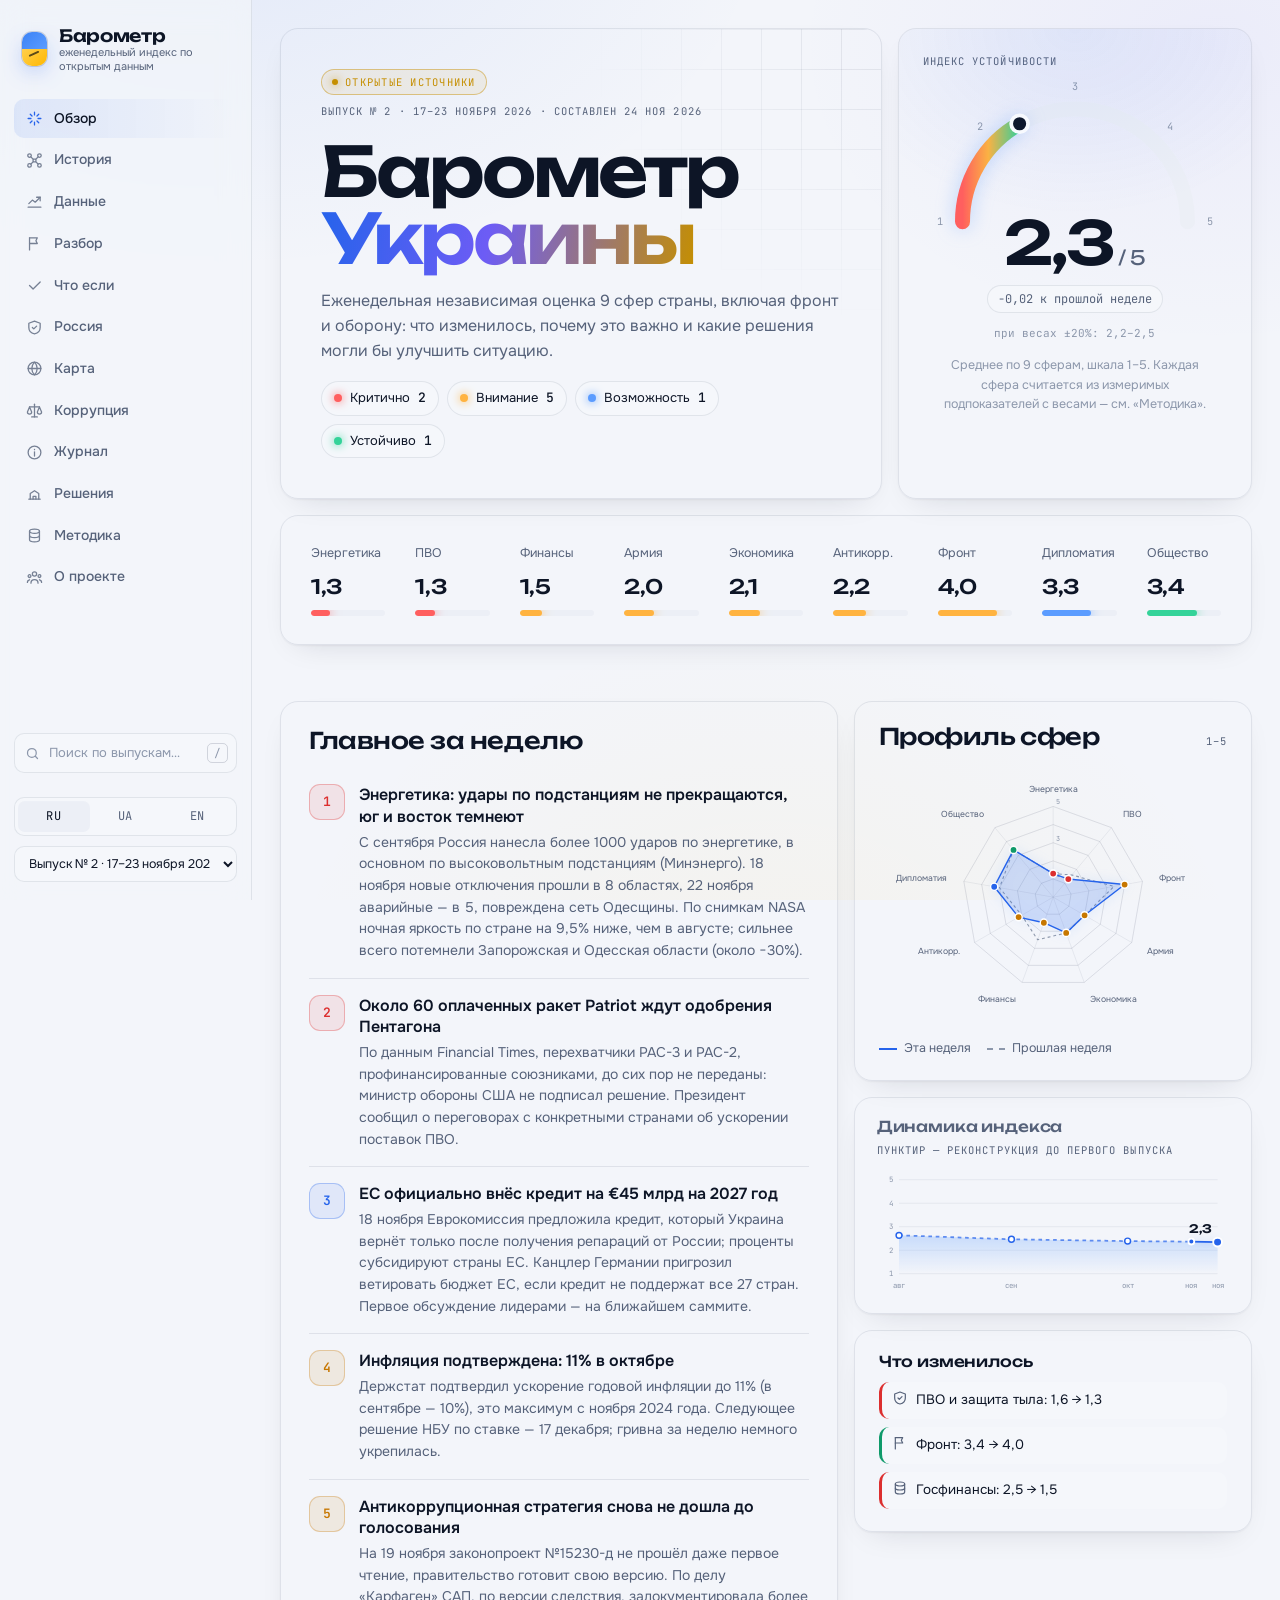
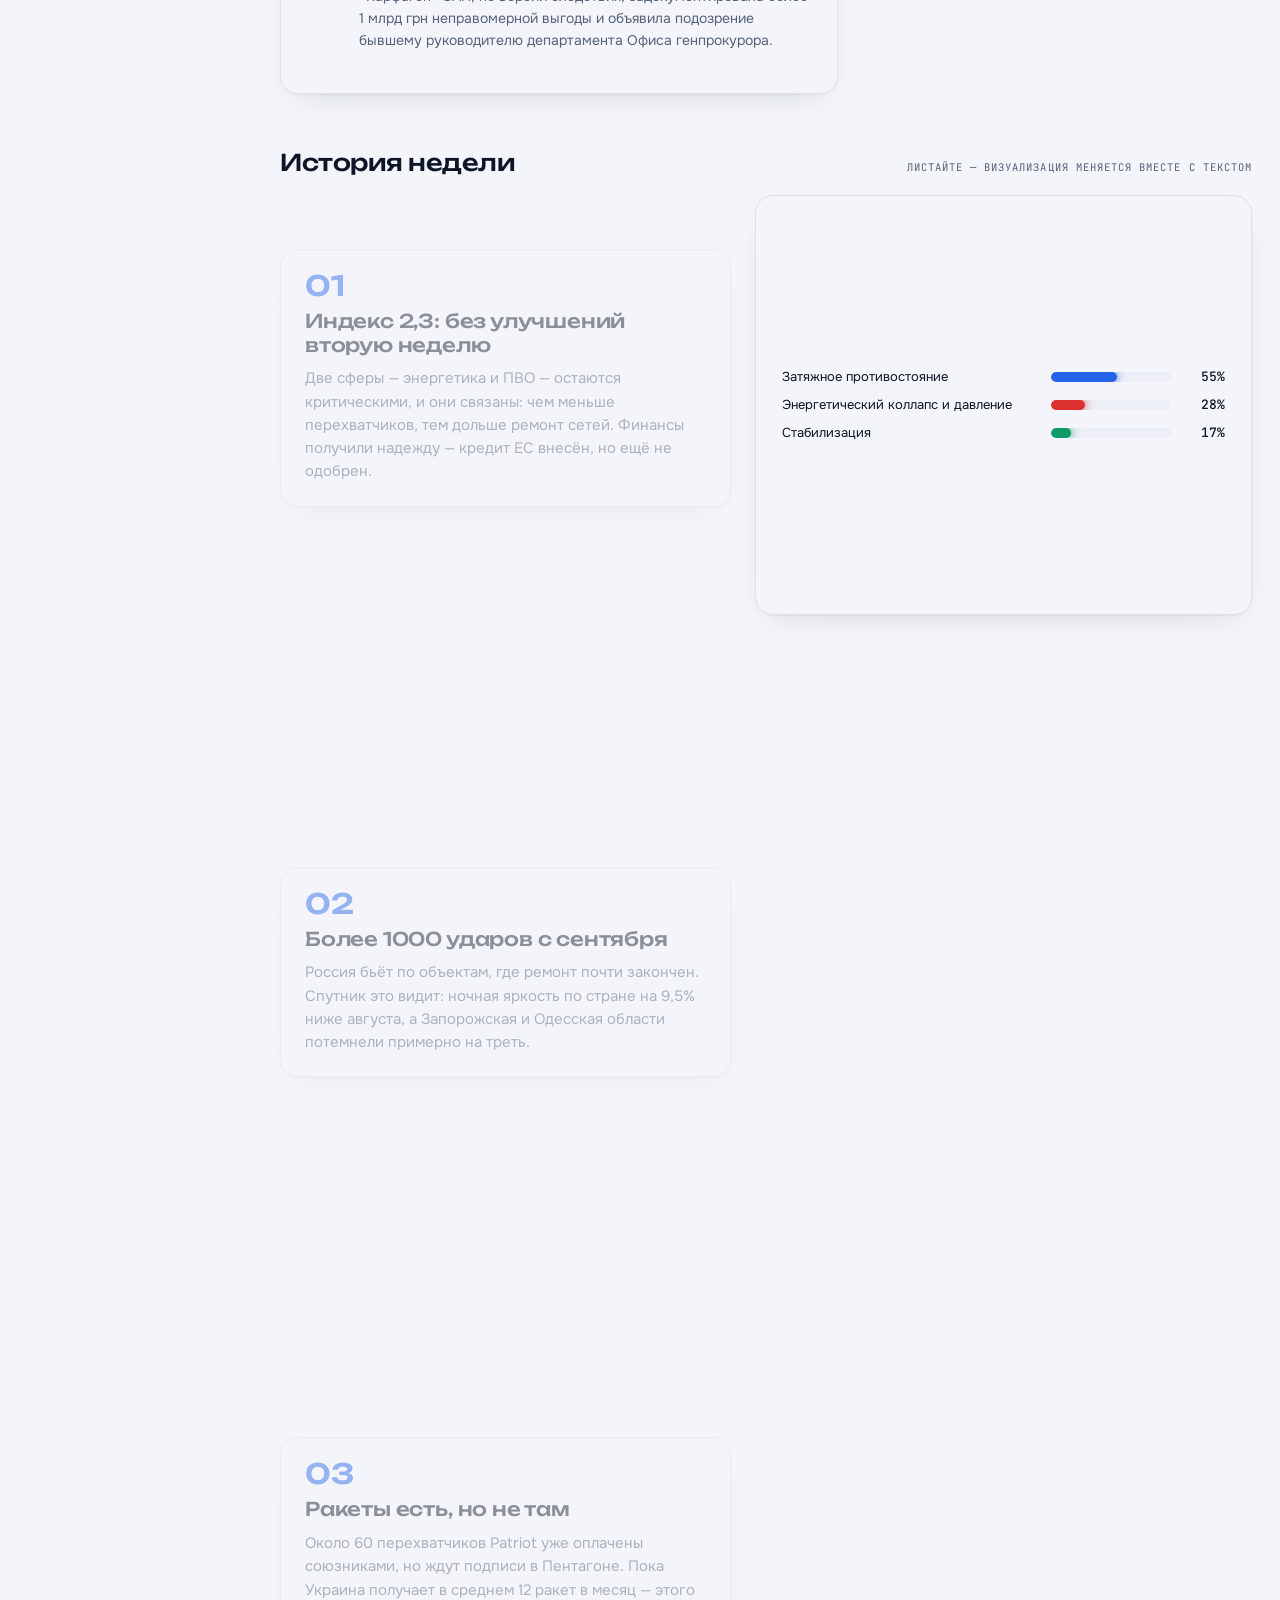
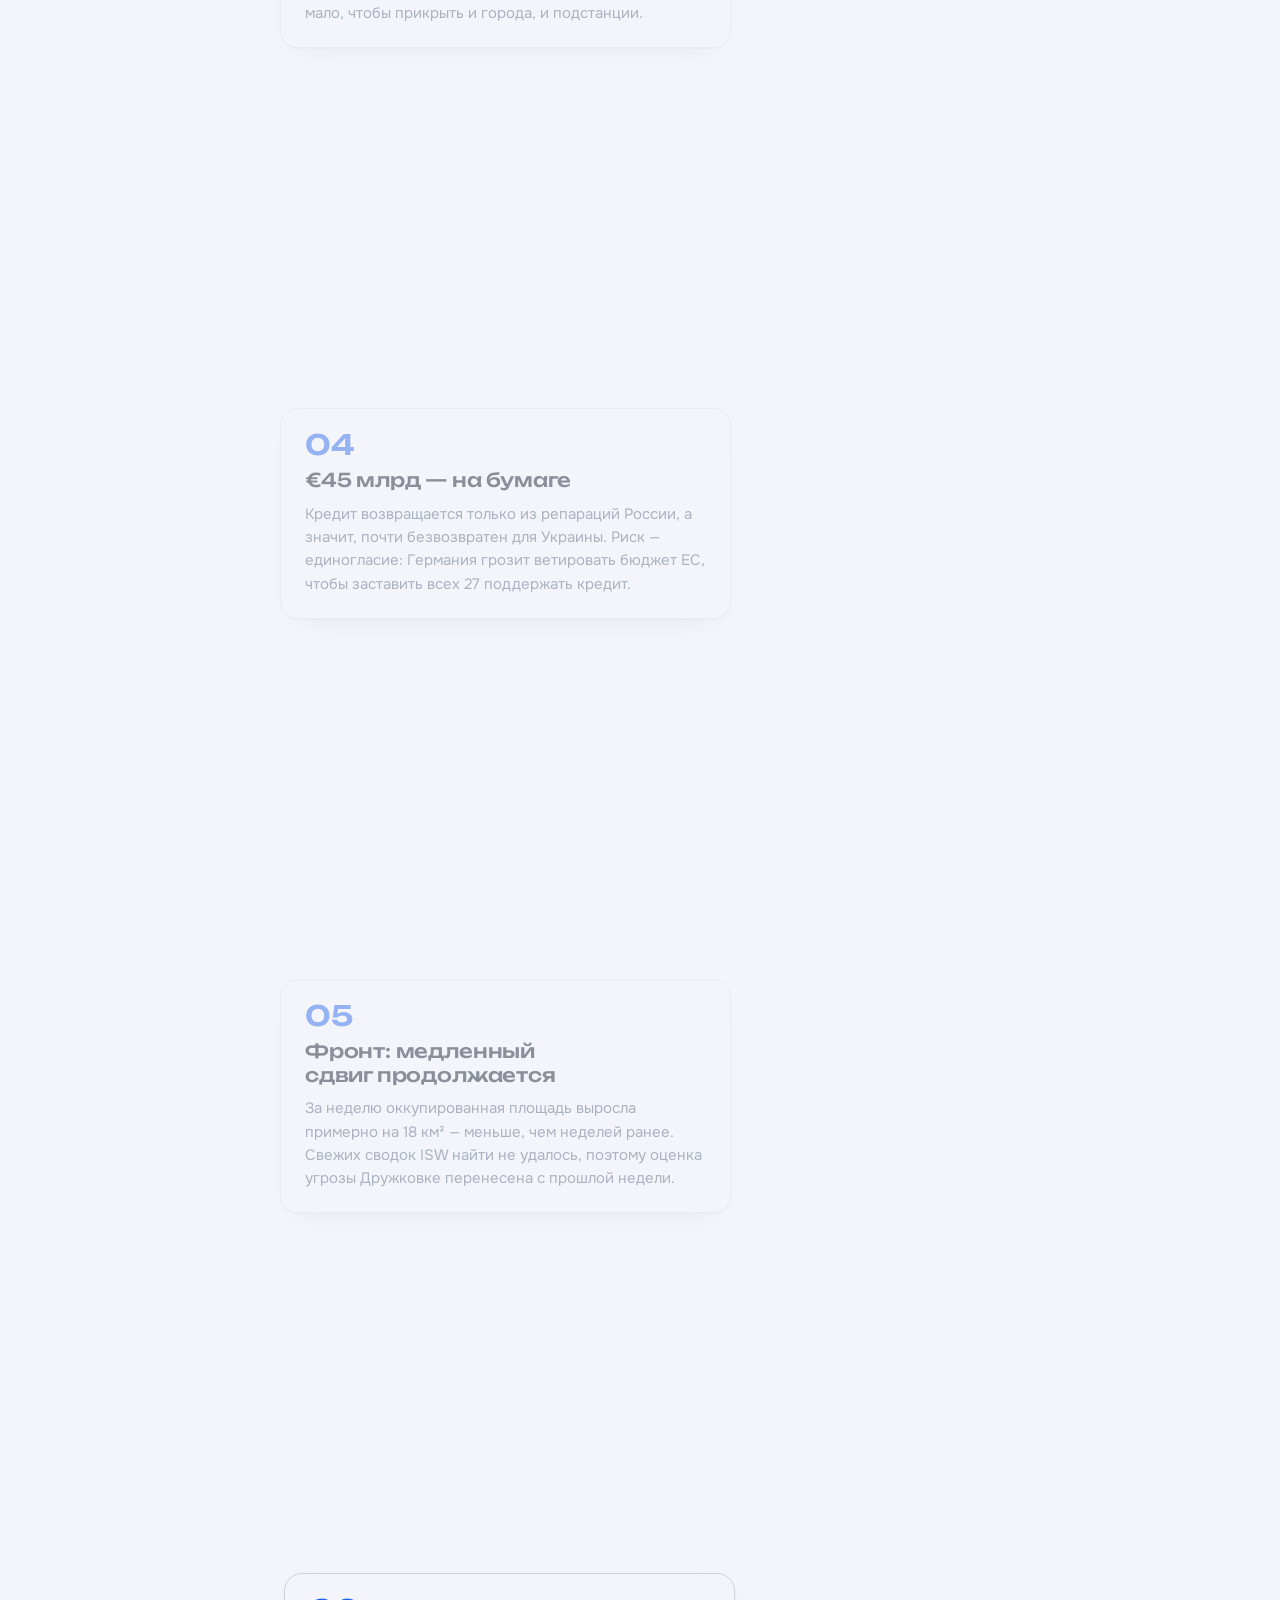
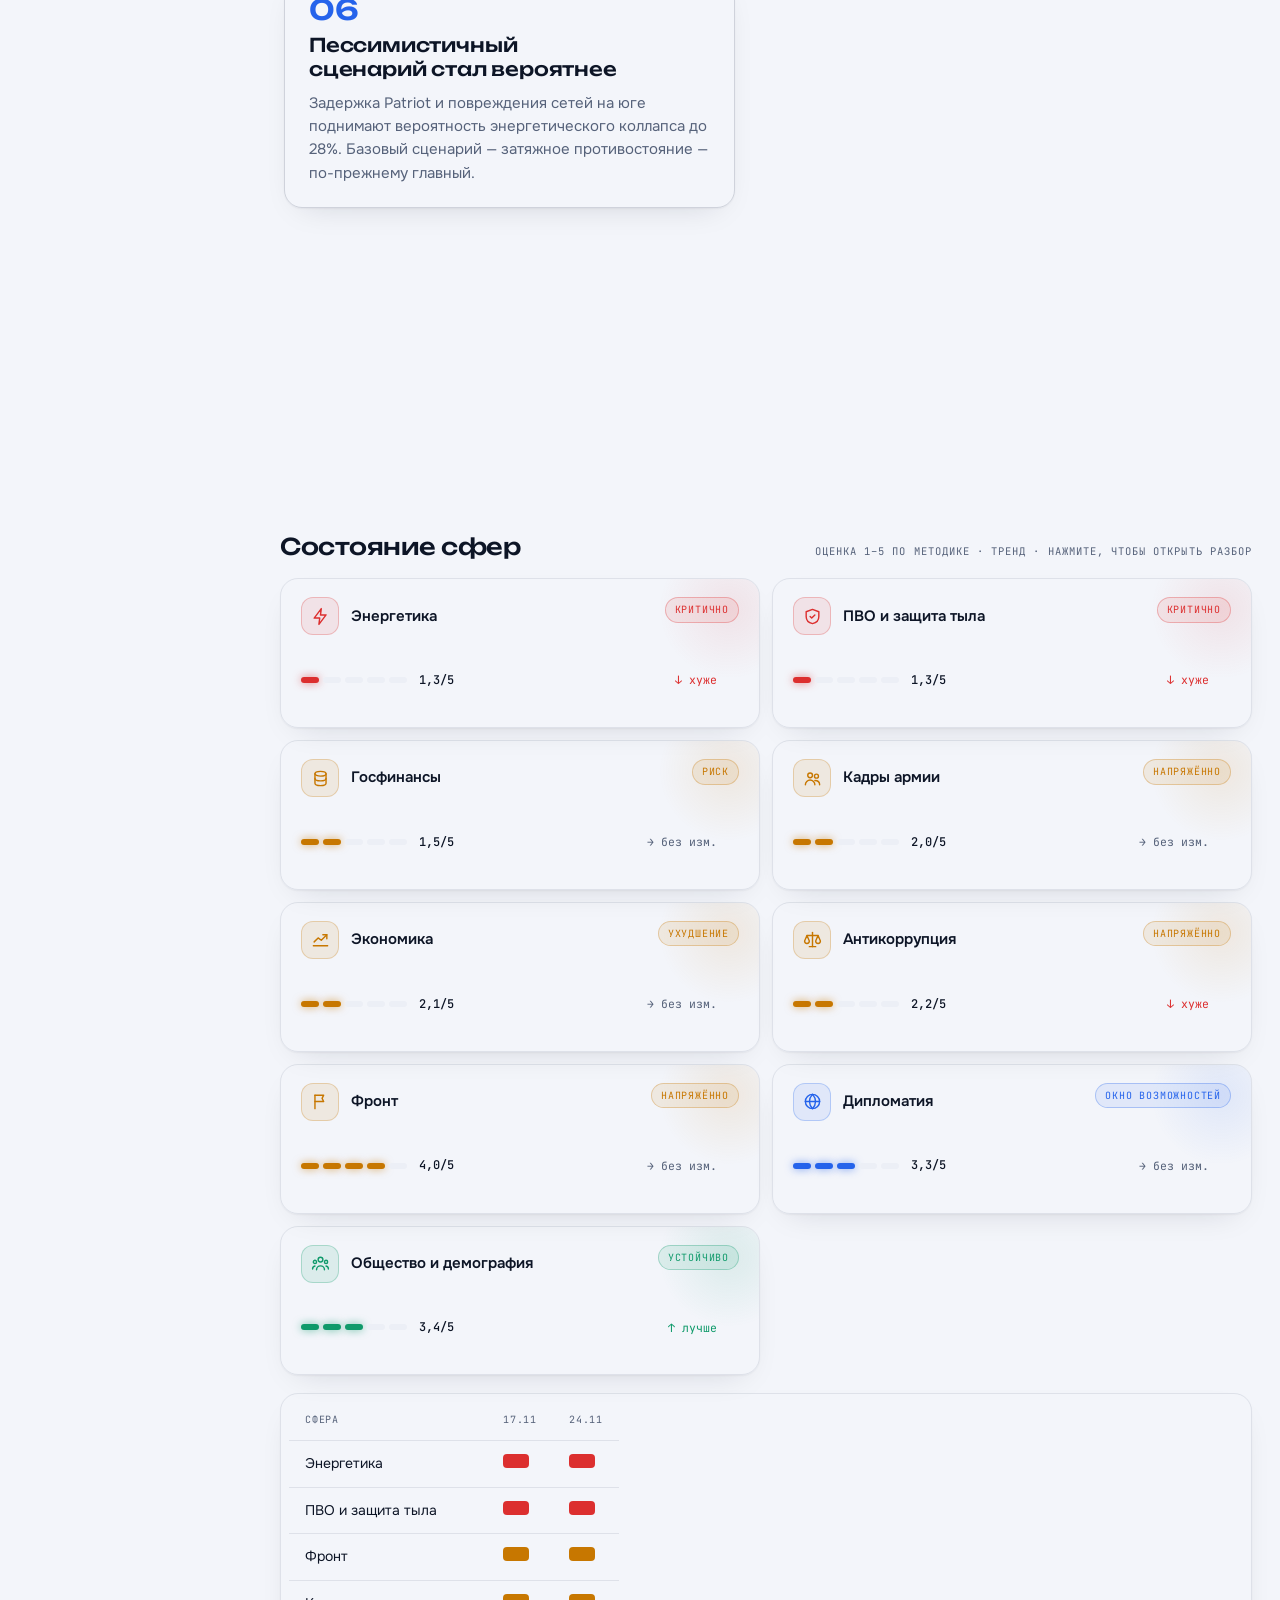
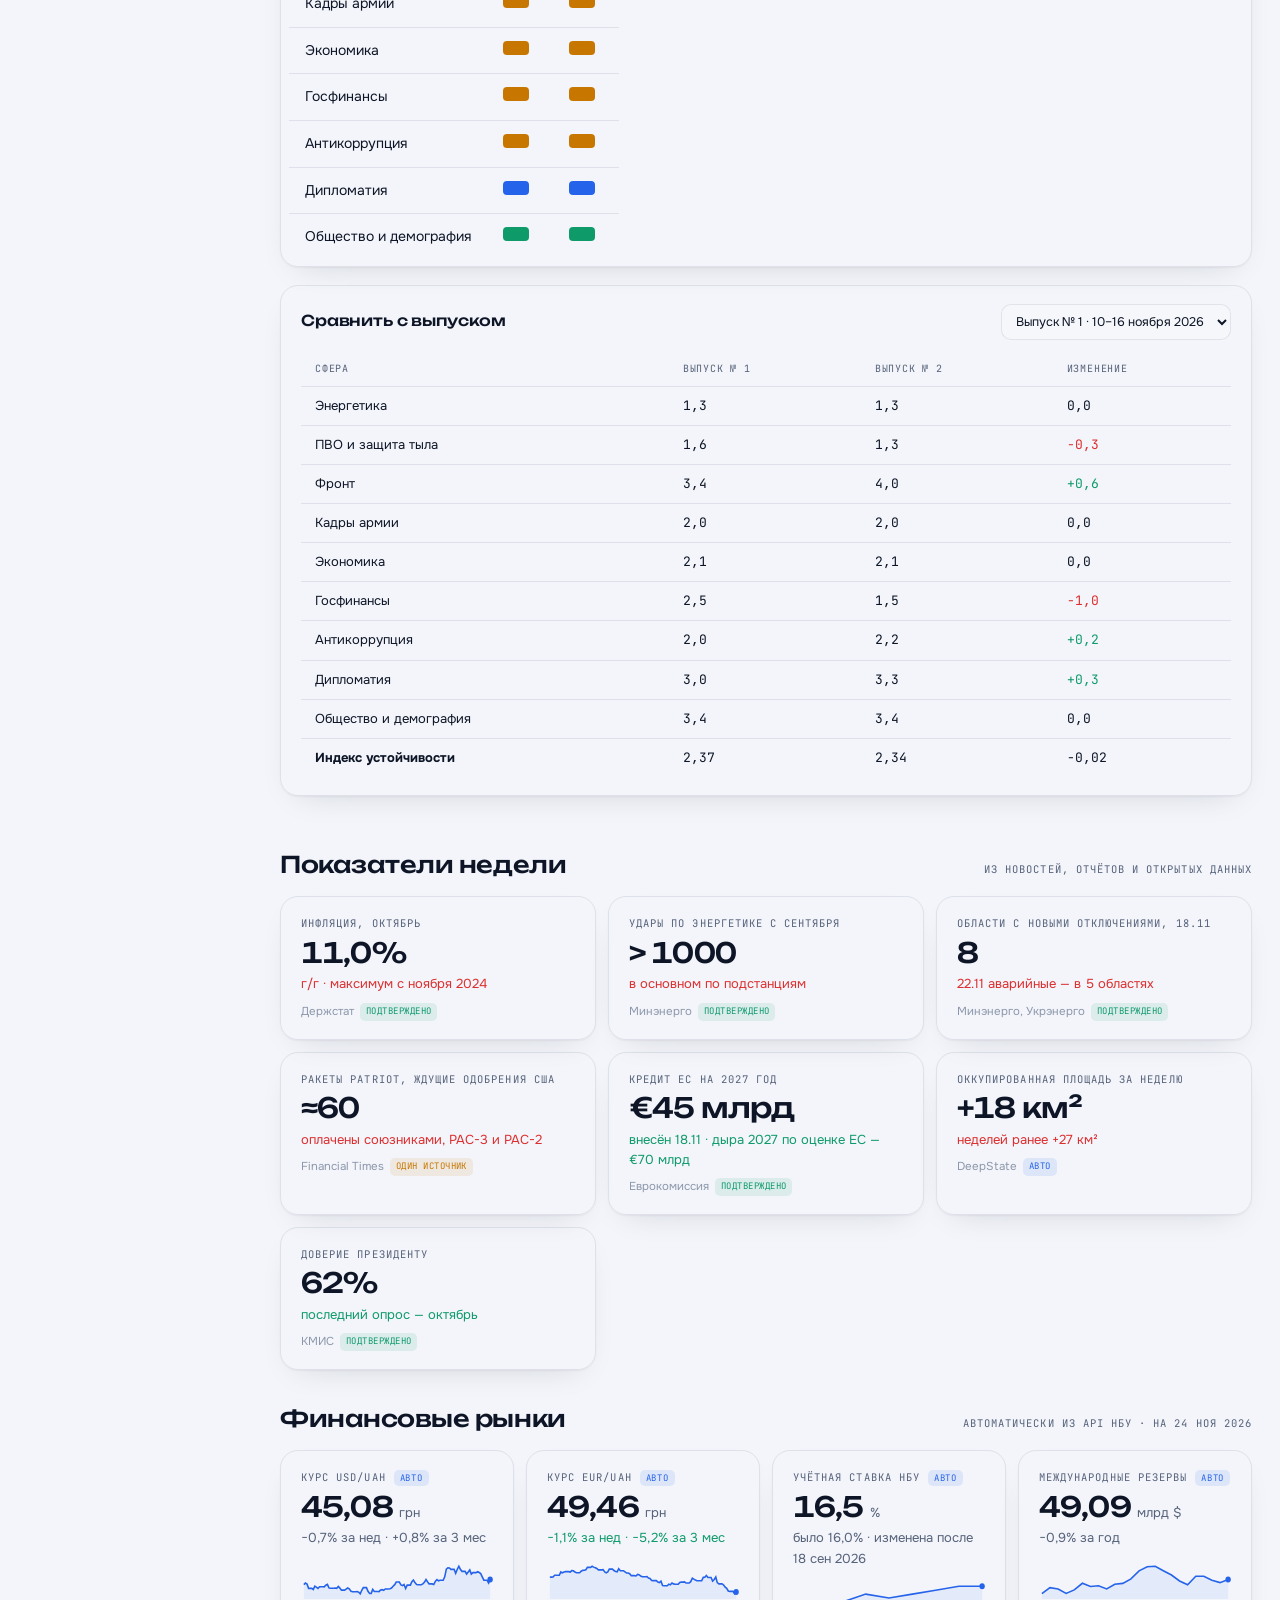
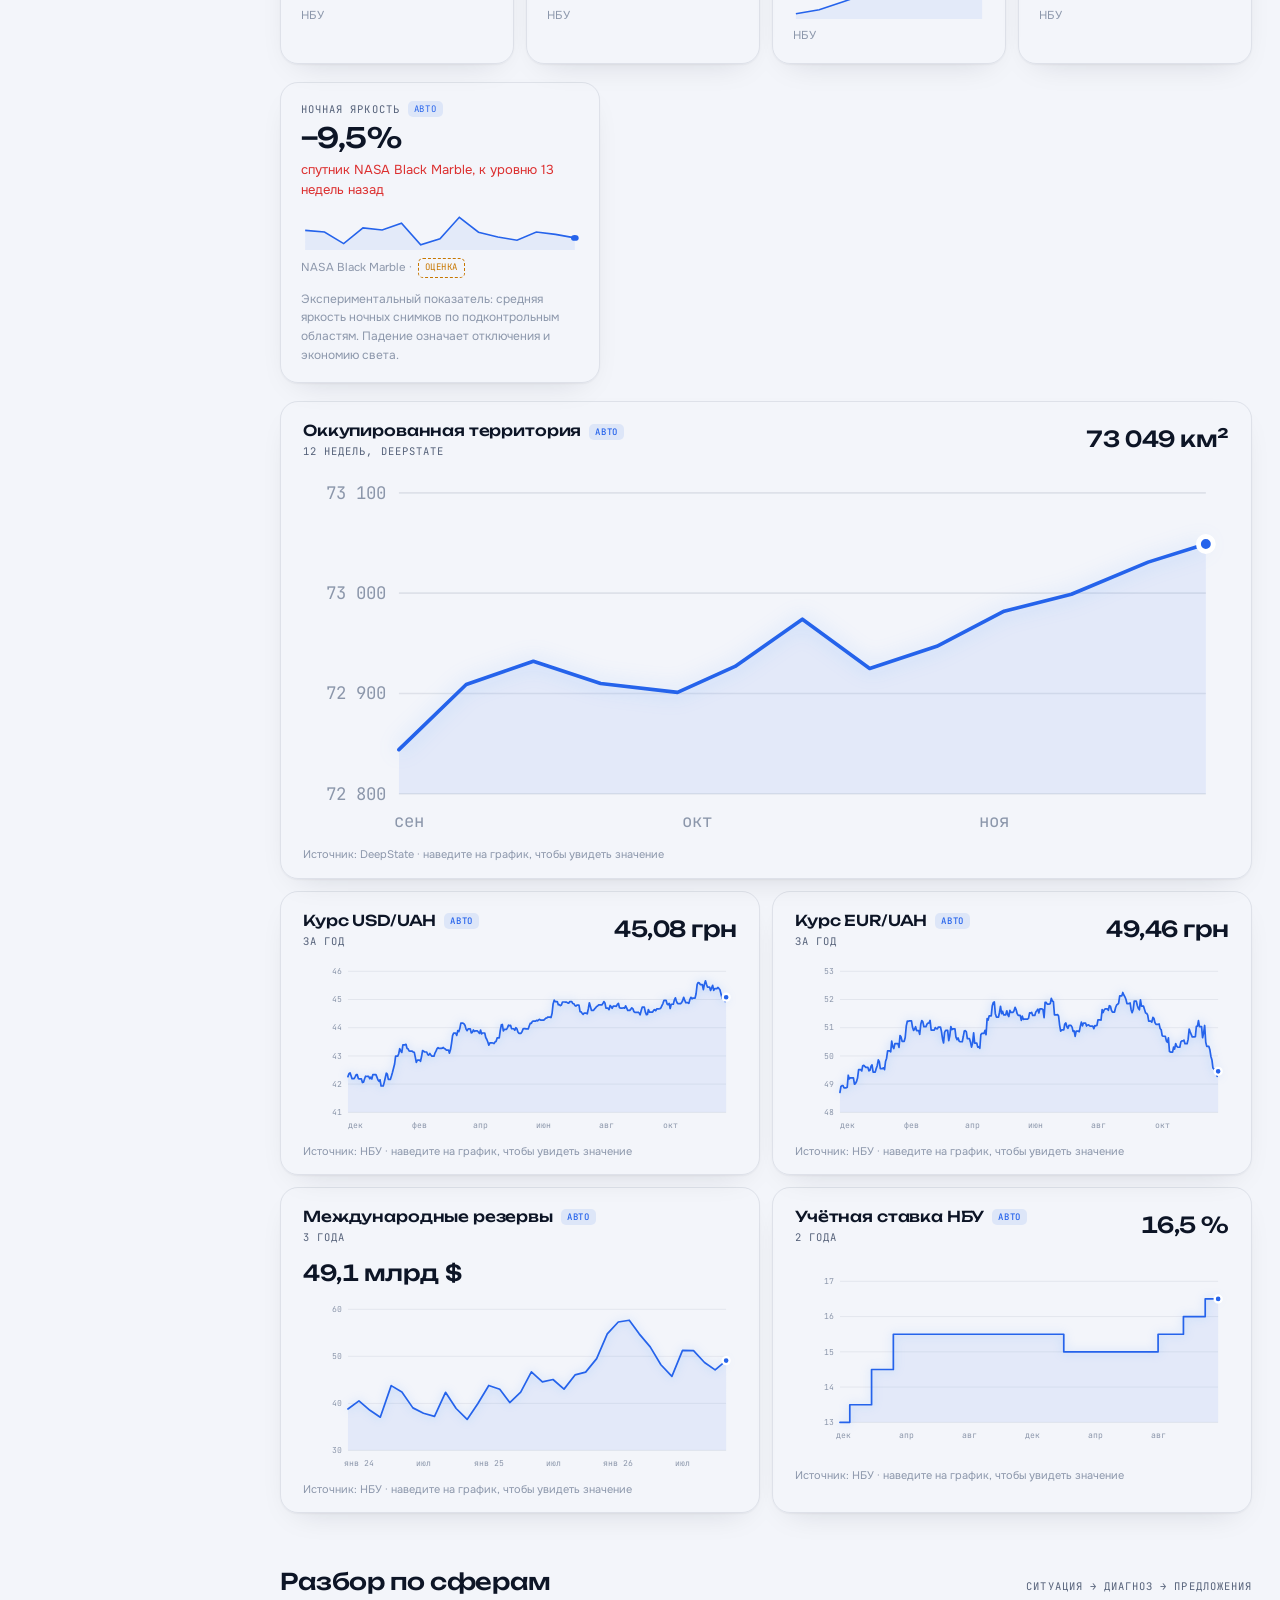
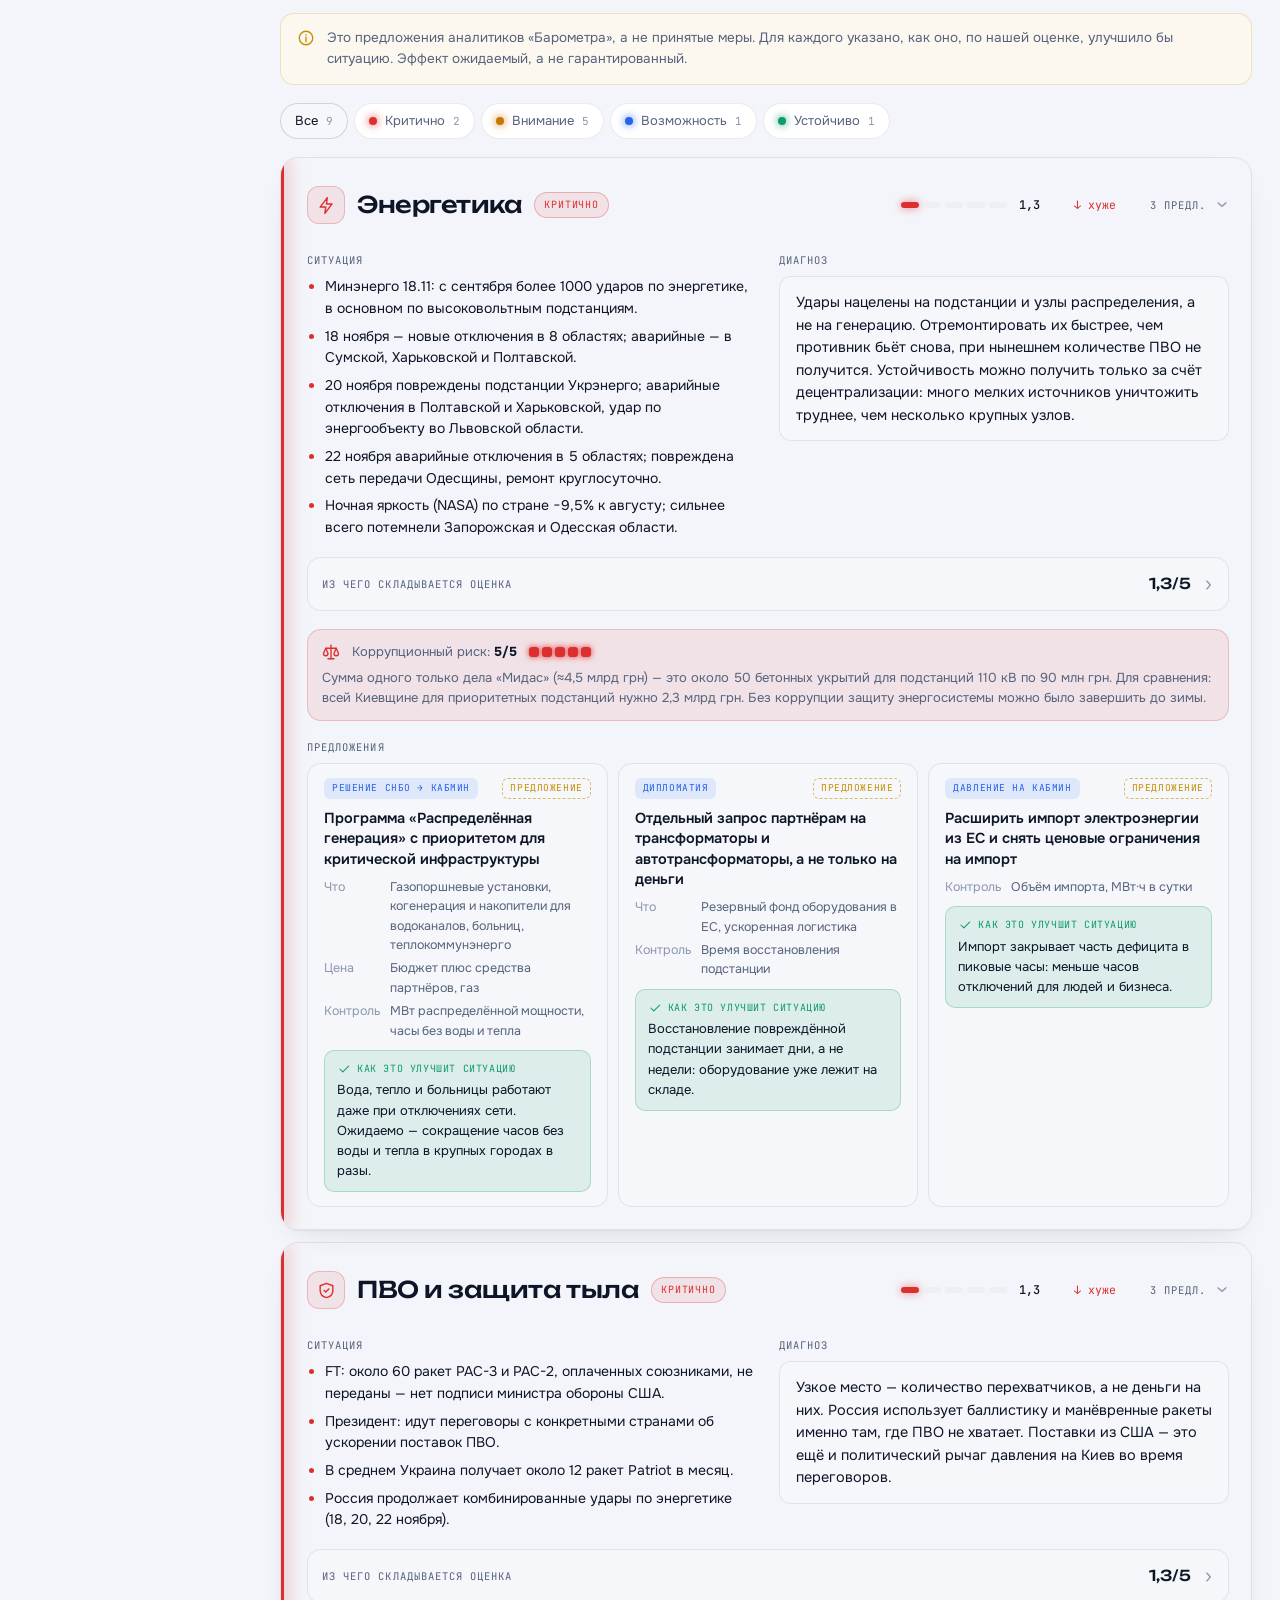
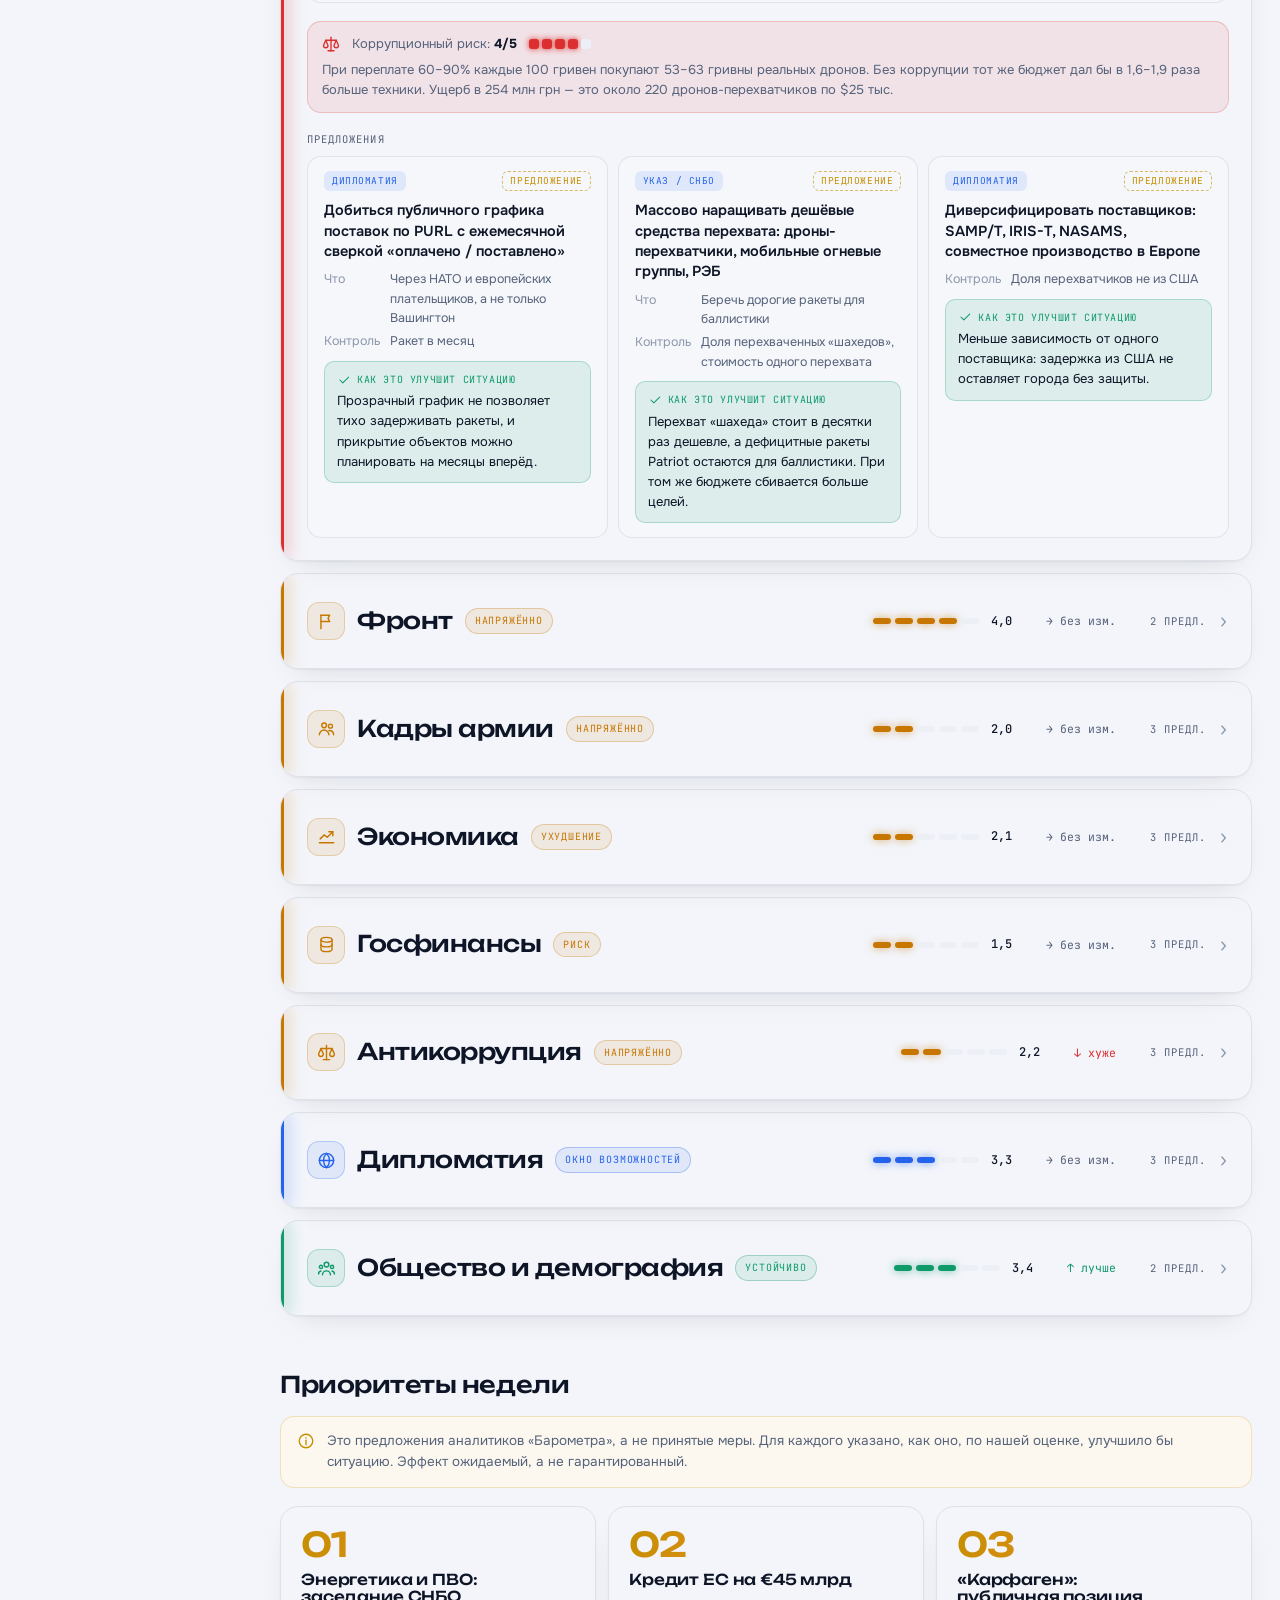
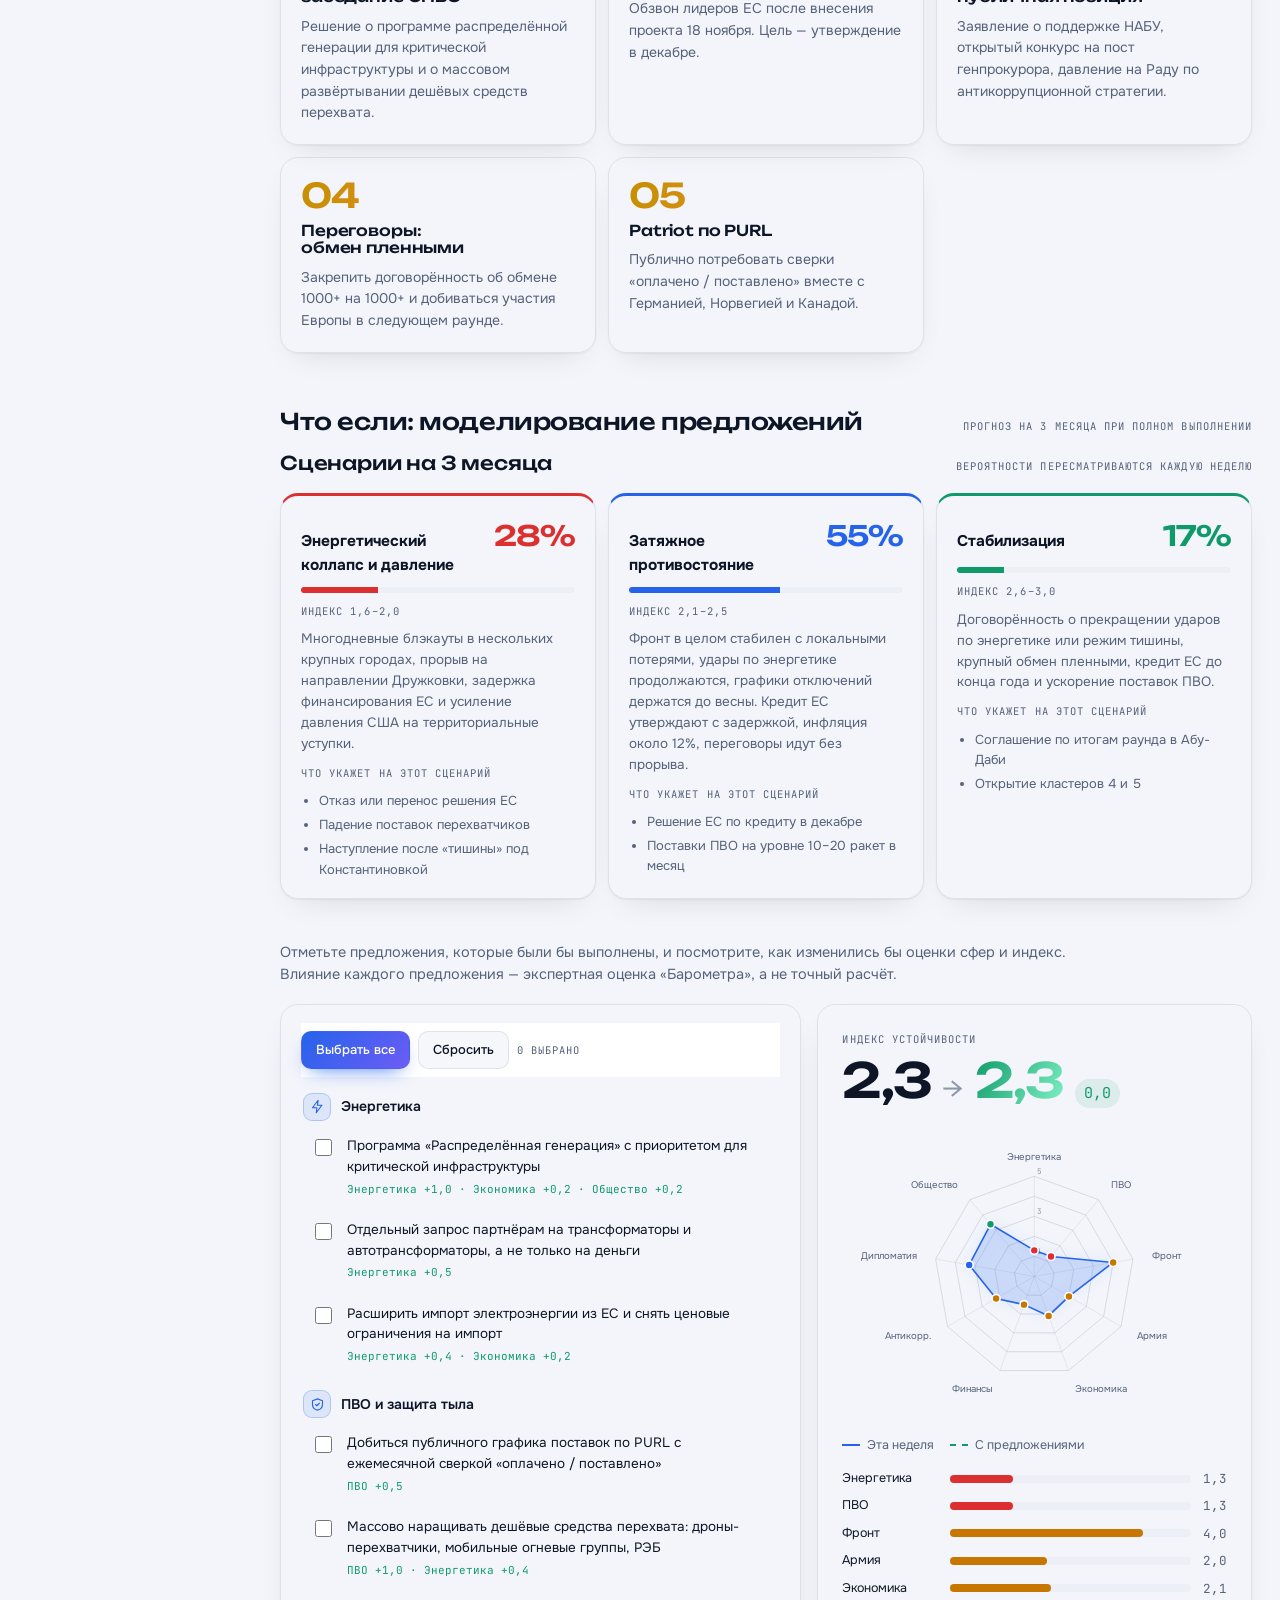
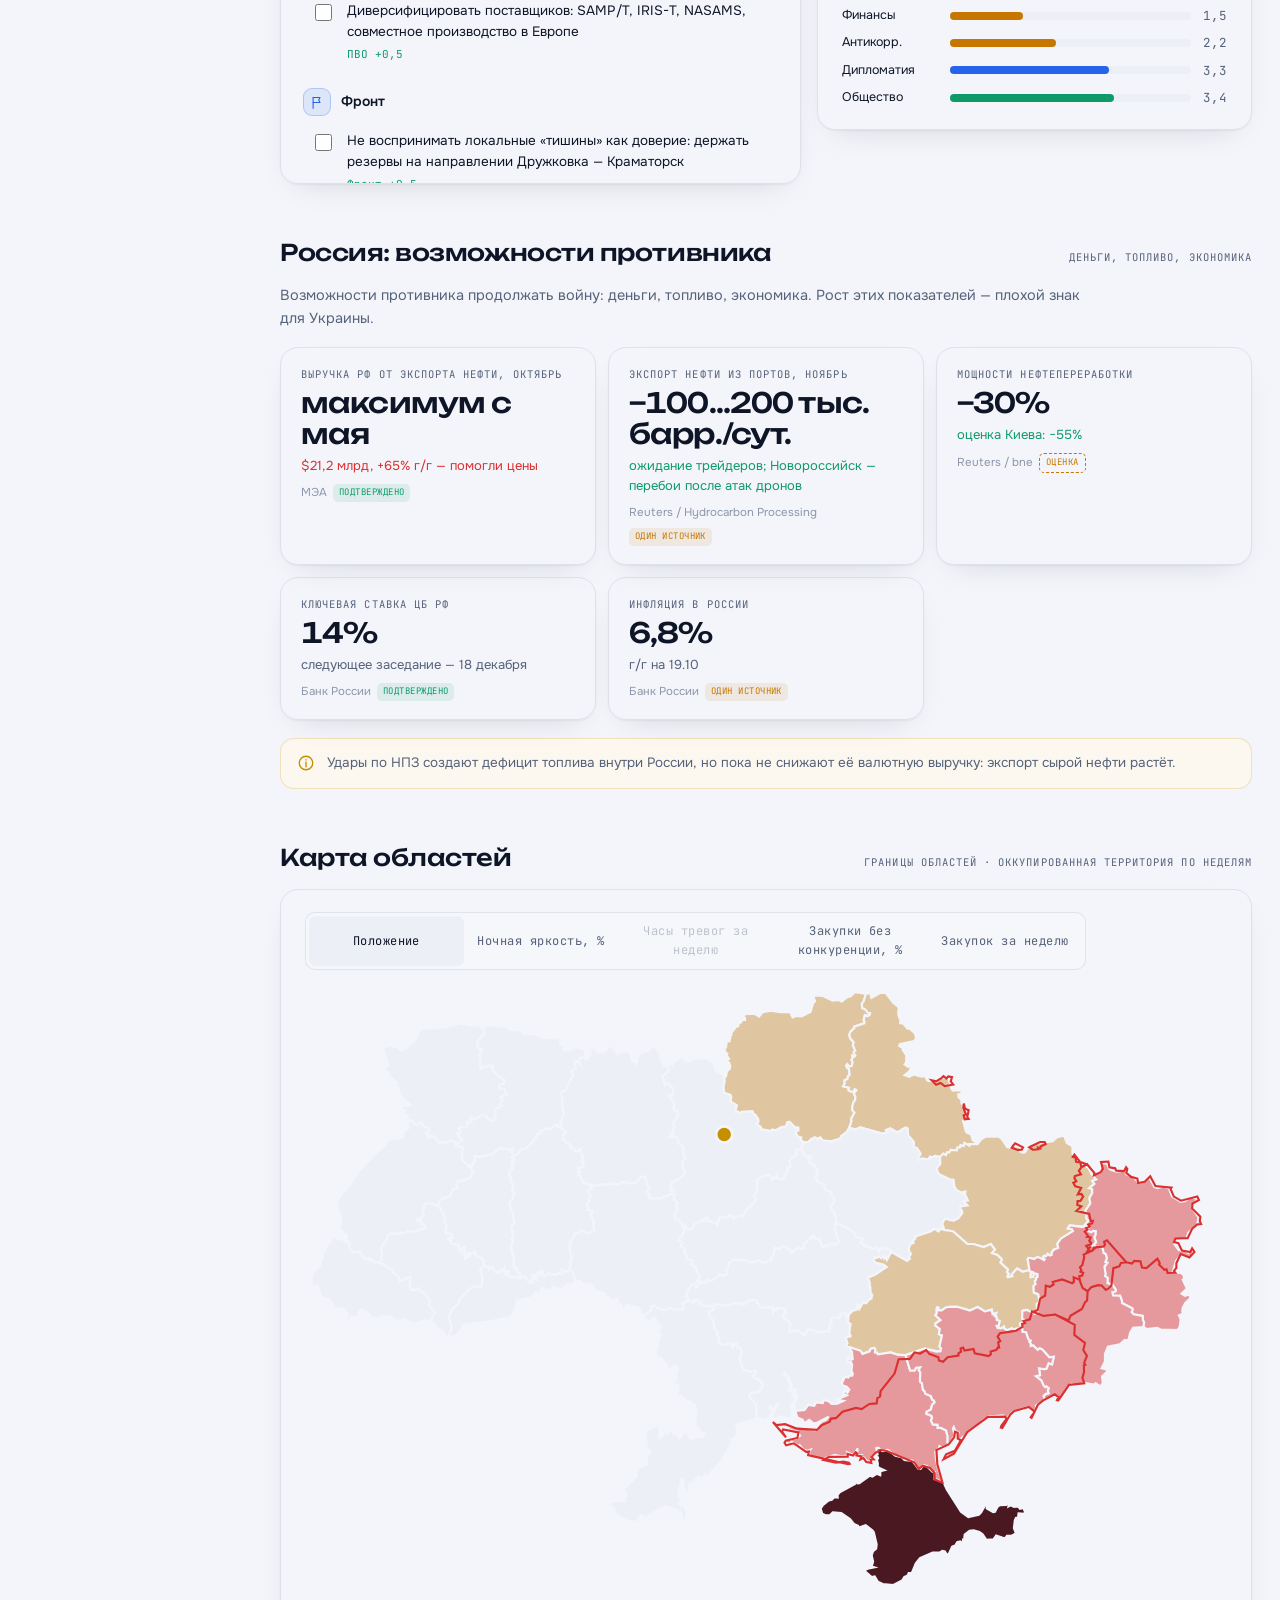
<file: site/index.html>
<!doctype html>
<html lang="ru">
<head>
<meta charset="utf-8">
<meta name="viewport" content="width=device-width, initial-scale=1, viewport-fit=cover">
<title>Барометр Украины</title>
<meta name="claude:viewport-fit-sides" content="cover">
<meta name="description" content="Барометр Украины: еженедельный независимый индекс устойчивости по 9 сферам, данные, предложения и коррупционная составляющая. RU / UA / EN.">
<meta property="og:title" content="Барометр Украины">
<meta property="og:description" content="Еженедельный независимый индекс устойчивости Украины по открытым данным.">
<meta property="og:type" content="website">
<meta property="og:image" content="card.png">
<meta name="twitter:card" content="summary_large_image">
<meta name="theme-color" content="#07090f">
<link rel="preconnect" href="https://fonts.googleapis.com">
<link rel="stylesheet" href="https://fonts.googleapis.com/css2?family=Unbounded:wght@400;500;600;700&family=Onest:wght@400;500;600;700&family=JetBrains+Mono:wght@400;500;600&display=swap">
<link rel="stylesheet" href="style.css?v=0b8f6be0">
</head>
<body>
<div class="shell">
  <aside class="side-nav" id="side">
    <a class="brand" href="#overview">
      <span class="brand-mark" aria-hidden="true"><i></i><i></i><i></i></span>
      <span class="brand-txt"><span class="brand-name" data-i18n="brand">Барометр</span><span class="brand-sub" data-i18n="brandSub">еженедельный индекс по открытым данным</span></span>
    </a>
    <nav class="nav" id="nav" aria-label="Sections"></nav>
    <div class="search-wrap"><svg class="s-ico" viewBox="0 0 24 24" aria-hidden="true" fill="none" stroke="currentColor" stroke-width="2" stroke-linecap="round"><circle cx="11" cy="11" r="7"/><path d="m20 20-3.5-3.5"/></svg><input type="search" id="search" autocomplete="off" placeholder="Поиск по выпускам…" aria-label="Поиск по выпускам"><kbd class="s-kbd">/</kbd><div class="search-res card" id="search-res" hidden></div></div>
    <div class="side-foot">
      <div class="seg" role="group" aria-label="Language" id="lang">
        <button type="button" id="lang-ru" data-lang="ru">RU</button>
        <button type="button" id="lang-uk" data-lang="uk">UA</button>
        <button type="button" id="lang-en" data-lang="en">EN</button>
      </div>
      <select id="week-select" aria-label="Week"></select>
    </div>
  </aside>

  <div class="main-col">
    <main class="wrap" id="app">
      <div class="loading" id="loading"><span class="spinner"></span></div>
    </main>
    <footer class="foot">
      <div class="foot-in">
        <span id="foot-note"></span>
        <span class="mono" id="updated"></span>
      </div>
    </footer>
  </div>
</div>
<script src="app.js?v=d1e6b0a3"></script>
</body>
</html>
</file>
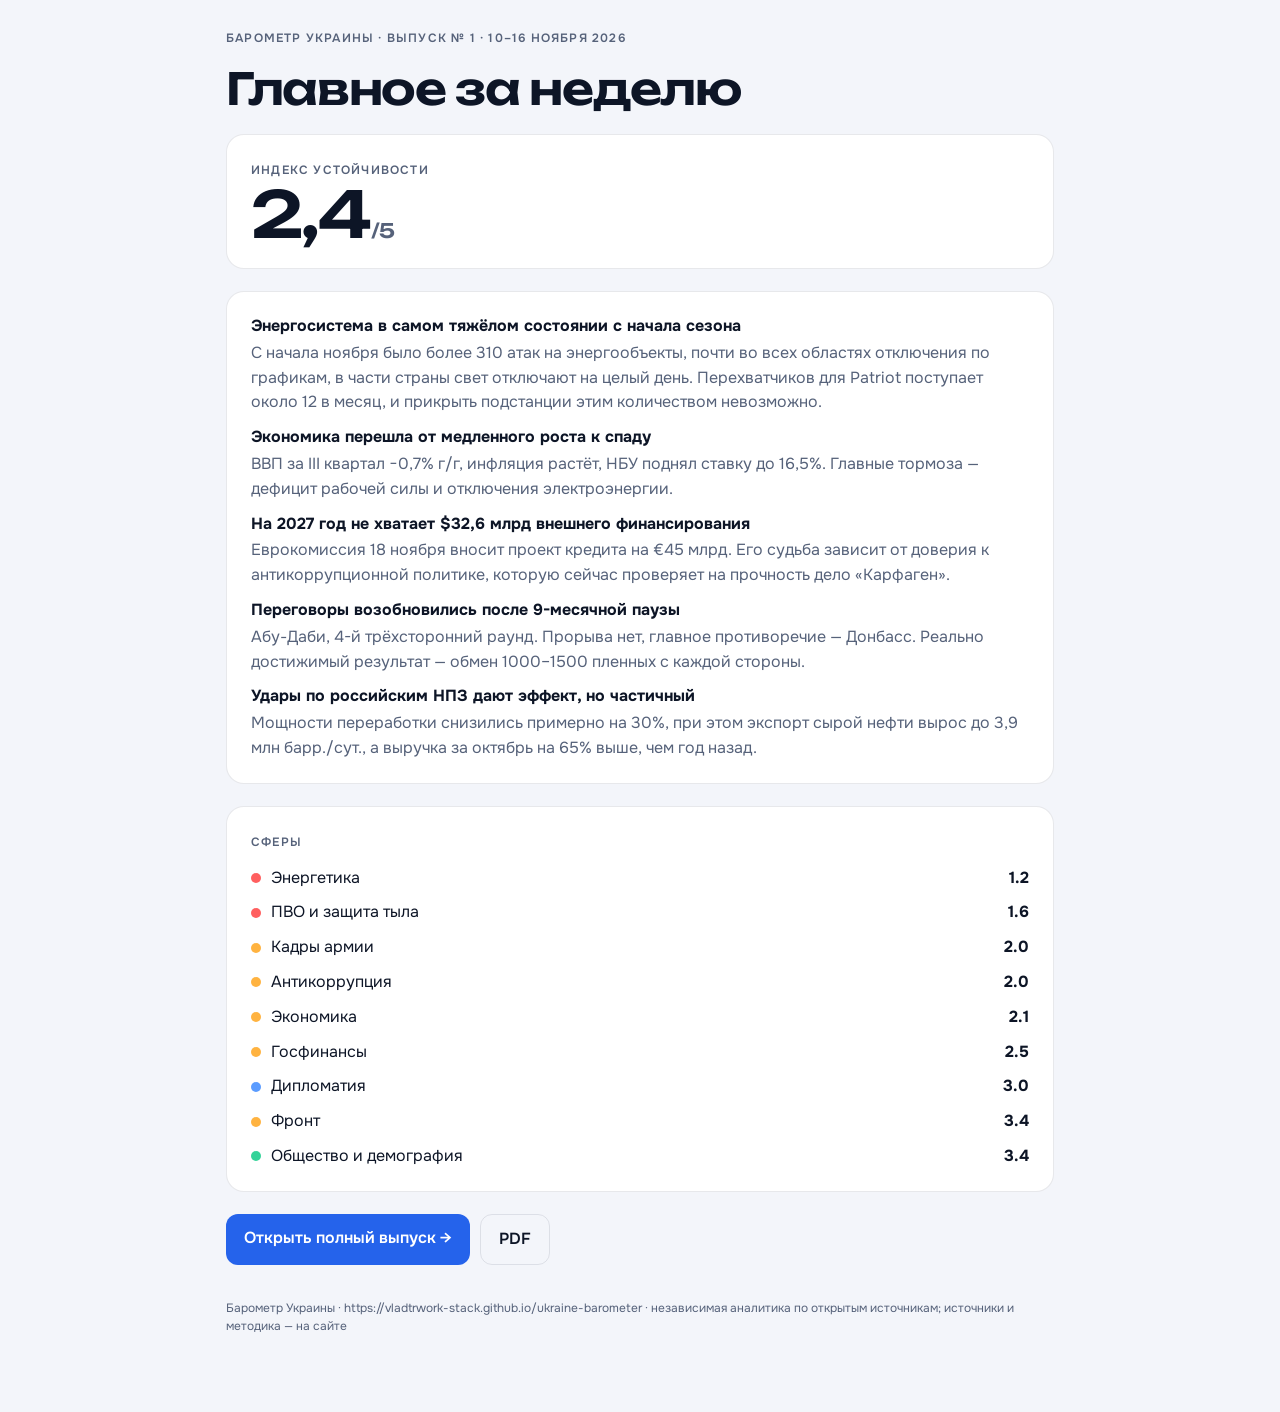
<file: site/issues/2026-11-17/index.html>
<!doctype html><html lang="ru"><head><meta charset="utf-8"><meta name="viewport" content="width=device-width,initial-scale=1">
<title>Барометр Украины · Выпуск № 1: 2,4/5</title><meta name="description" content="Энергосистема в самом тяжёлом состоянии с начала сезона · Экономика перешла от медленного роста к спаду · На 2027 год не хватает $32,6 млрд внешнего финансирования">
<meta property="og:title" content="Барометр Украины · Выпуск № 1: 2,4/5"><meta property="og:description" content="Энергосистема в самом тяжёлом состоянии с начала сезона · Экономика перешла от медленного роста к спаду · На 2027 год не хватает $32,6 млрд внешнего финансирования"><meta property="og:type" content="article">
<meta property="og:image" content="https://vladtrwork-stack.github.io/ukraine-barometer/cards/2026-11-17-ru.png"><meta name="twitter:card" content="summary_large_image"><link rel="alternate" hreflang="ru" href="https://vladtrwork-stack.github.io/ukraine-barometer/issues/2026-11-17/"><link rel="alternate" hreflang="uk" href="https://vladtrwork-stack.github.io/ukraine-barometer/issues/2026-11-17/uk.html"><link rel="alternate" hreflang="en" href="https://vladtrwork-stack.github.io/ukraine-barometer/issues/2026-11-17/en.html">
<link rel="stylesheet" href="https://fonts.googleapis.com/css2?family=Unbounded:wght@600&family=Onest:wght@400;500;600&display=swap">
<style>:root{--bg:#06080d;--card:#0d121c;--ink:#eaf0fa;--muted:#93a0b6;--line:rgba(148,170,210,.14);--accent:#5b9cff;color-scheme:dark}
@media (prefers-color-scheme:light){:root{--bg:#f3f5fa;--card:#fff;--ink:#0d1526;--muted:#56627a;--line:rgba(20,34,64,.1);--accent:#2563eb;color-scheme:light}}
*{box-sizing:border-box}body{margin:0;background:var(--bg);color:var(--ink);font:16px/1.55 Onest,system-ui,sans-serif}
main{max-width:860px;margin:0 auto;padding:32px max(16px,env(safe-area-inset-left)) 64px;display:grid;gap:22px}
.k{font:600 12px/1 Onest;letter-spacing:.1em;text-transform:uppercase;color:var(--muted)}h1{font:600 clamp(28px,5vw,44px)/1.05 Unbounded,sans-serif;letter-spacing:-.03em;margin:0}
.ix{font:600 64px/1 Unbounded,sans-serif;letter-spacing:-.04em}.ix small{font-size:20px;color:var(--muted)}
.c{background:var(--card);border:1px solid var(--line);border-radius:18px;padding:22px 24px}ul{list-style:none;margin:0;padding:0;display:grid;gap:10px}
.a li{display:grid;grid-template-columns:10px 1fr auto;gap:10px;align-items:center}.a span{width:10px;height:10px;border-radius:50%}
.h p{margin:2px 0 0;color:var(--muted)}a.b{justify-self:start;background:var(--accent);color:#fff;text-decoration:none;padding:12px 18px;border-radius:12px;font-weight:600}
.row{display:flex;gap:10px;flex-wrap:wrap}a.g{background:transparent;color:var(--ink);border:1px solid var(--line)}
.src{font-size:12px;color:var(--muted)}
@media print{:root{--bg:#fff;--card:#fff;--ink:#0d1526;--muted:#56627a;--line:#d8dde8;color-scheme:light}main{padding:0}.row{display:none}.c{break-inside:avoid}@page{margin:16mm}}</style></head>
<body><main><span class="k">Барометр Украины · Выпуск № 1 · 10–16 ноября 2026</span><h1>Главное за неделю</h1>
<div class="c"><span class="k">Индекс устойчивости</span><div class="ix">2,4<small> / 5</small></div></div>
<div class="c h"><ul><li><b>Энергосистема в самом тяжёлом состоянии с начала сезона</b><p>С начала ноября было более 310 атак на энергообъекты, почти во всех областях отключения по графикам, в части страны свет отключают на целый день. Перехватчиков для Patriot поступает около 12 в месяц, и прикрыть подстанции этим количеством невозможно.</p></li><li><b>Экономика перешла от медленного роста к спаду</b><p>ВВП за III квартал −0,7% г/г, инфляция растёт, НБУ поднял ставку до 16,5%. Главные тормоза — дефицит рабочей силы и отключения электроэнергии.</p></li><li><b>На 2027 год не хватает $32,6 млрд внешнего финансирования</b><p>Еврокомиссия 18 ноября вносит проект кредита на €45 млрд. Его судьба зависит от доверия к антикоррупционной политике, которую сейчас проверяет на прочность дело «Карфаген».</p></li><li><b>Переговоры возобновились после 9-месячной паузы</b><p>Абу-Даби, 4-й трёхсторонний раунд. Прорыва нет, главное противоречие — Донбасс. Реально достижимый результат — обмен 1000–1500 пленных с каждой стороны.</p></li><li><b>Удары по российским НПЗ дают эффект, но частичный</b><p>Мощности переработки снизились примерно на 30%, при этом экспорт сырой нефти вырос до 3,9 млн барр./сут., а выручка за октябрь на 65% выше, чем год назад.</p></li></ul></div><div class="c a"><span class="k">Сферы</span><ul style="margin-top:12px"><li><span style='background:#ff5f5f'></span>Энергетика<b>1.2</b></li><li><span style='background:#ff5f5f'></span>ПВО и защита тыла<b>1.6</b></li><li><span style='background:#ffb340'></span>Кадры армии<b>2.0</b></li><li><span style='background:#ffb340'></span>Антикоррупция<b>2.0</b></li><li><span style='background:#ffb340'></span>Экономика<b>2.1</b></li><li><span style='background:#ffb340'></span>Госфинансы<b>2.5</b></li><li><span style='background:#5b9cff'></span>Дипломатия<b>3.0</b></li><li><span style='background:#ffb340'></span>Фронт<b>3.4</b></li><li><span style='background:#34d399'></span>Общество и демография<b>3.4</b></li></ul></div>
<div class="row"><a class="b" href="../../?week=2026-11-17&lang=ru">Открыть полный выпуск →</a><a class="b g" href="barometer-2026-11-17-ru.pdf" download>PDF</a></div>
<p class="src">Барометр Украины · https://vladtrwork-stack.github.io/ukraine-barometer · независимая аналитика по открытым источникам; источники и методика — на сайте</p></main></body></html>
</file>
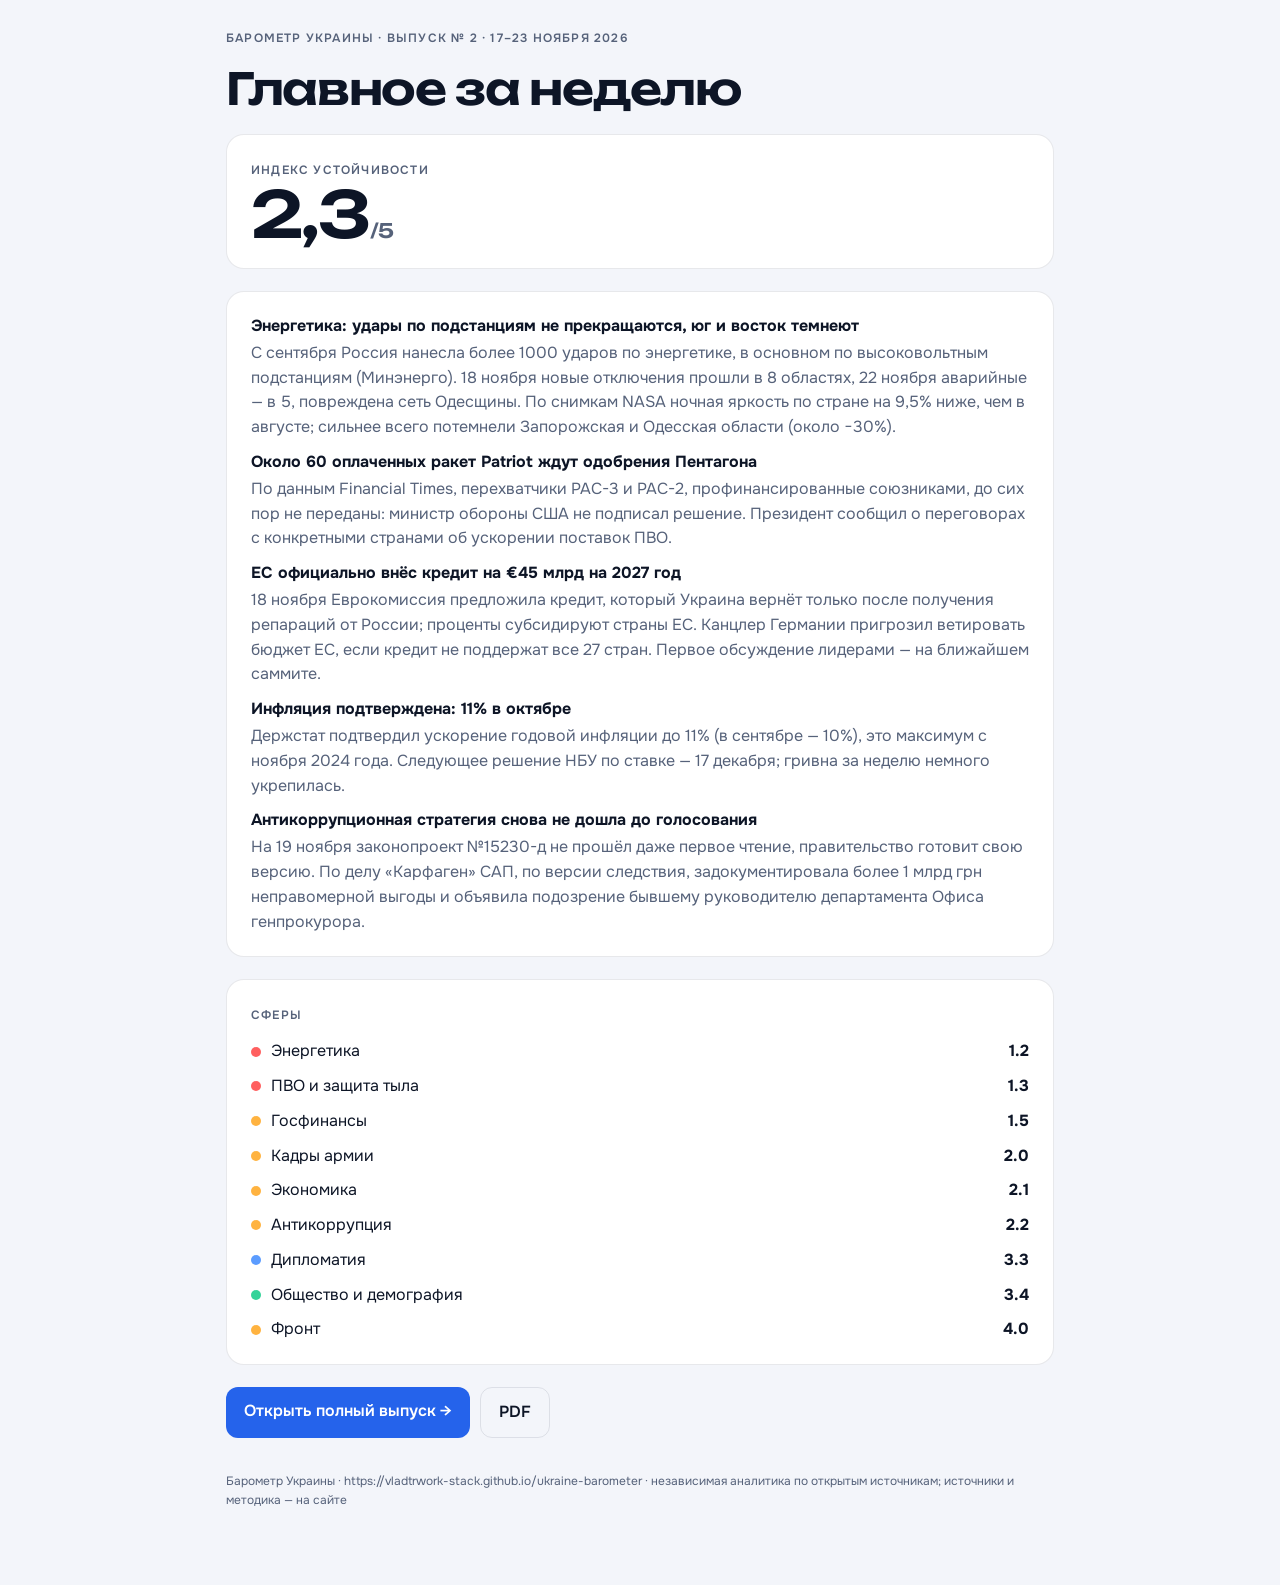
<file: site/issues/2026-11-24/index.html>
<!doctype html><html lang="ru"><head><meta charset="utf-8"><meta name="viewport" content="width=device-width,initial-scale=1">
<title>Барометр Украины · Выпуск № 2: 2,3/5</title><meta name="description" content="Энергетика: удары по подстанциям не прекращаются, юг и восток темнеют · Около 60 оплаченных ракет Patriot ждут одобрения Пентагона · ЕС официально внёс кредит на €45 млрд на 2027 год">
<meta property="og:title" content="Барометр Украины · Выпуск № 2: 2,3/5"><meta property="og:description" content="Энергетика: удары по подстанциям не прекращаются, юг и восток темнеют · Около 60 оплаченных ракет Patriot ждут одобрения Пентагона · ЕС официально внёс кредит на €45 млрд на 2027 год"><meta property="og:type" content="article">
<meta property="og:image" content="https://vladtrwork-stack.github.io/ukraine-barometer/cards/2026-11-24-ru.png"><meta name="twitter:card" content="summary_large_image"><link rel="alternate" hreflang="ru" href="https://vladtrwork-stack.github.io/ukraine-barometer/issues/2026-11-24/"><link rel="alternate" hreflang="uk" href="https://vladtrwork-stack.github.io/ukraine-barometer/issues/2026-11-24/uk.html"><link rel="alternate" hreflang="en" href="https://vladtrwork-stack.github.io/ukraine-barometer/issues/2026-11-24/en.html">
<link rel="stylesheet" href="https://fonts.googleapis.com/css2?family=Unbounded:wght@600&family=Onest:wght@400;500;600&display=swap">
<style>:root{--bg:#06080d;--card:#0d121c;--ink:#eaf0fa;--muted:#93a0b6;--line:rgba(148,170,210,.14);--accent:#5b9cff;color-scheme:dark}
@media (prefers-color-scheme:light){:root{--bg:#f3f5fa;--card:#fff;--ink:#0d1526;--muted:#56627a;--line:rgba(20,34,64,.1);--accent:#2563eb;color-scheme:light}}
*{box-sizing:border-box}body{margin:0;background:var(--bg);color:var(--ink);font:16px/1.55 Onest,system-ui,sans-serif}
main{max-width:860px;margin:0 auto;padding:32px max(16px,env(safe-area-inset-left)) 64px;display:grid;gap:22px}
.k{font:600 12px/1 Onest;letter-spacing:.1em;text-transform:uppercase;color:var(--muted)}h1{font:600 clamp(28px,5vw,44px)/1.05 Unbounded,sans-serif;letter-spacing:-.03em;margin:0}
.ix{font:600 64px/1 Unbounded,sans-serif;letter-spacing:-.04em}.ix small{font-size:20px;color:var(--muted)}
.c{background:var(--card);border:1px solid var(--line);border-radius:18px;padding:22px 24px}ul{list-style:none;margin:0;padding:0;display:grid;gap:10px}
.a li{display:grid;grid-template-columns:10px 1fr auto;gap:10px;align-items:center}.a span{width:10px;height:10px;border-radius:50%}
.h p{margin:2px 0 0;color:var(--muted)}a.b{justify-self:start;background:var(--accent);color:#fff;text-decoration:none;padding:12px 18px;border-radius:12px;font-weight:600}
.row{display:flex;gap:10px;flex-wrap:wrap}a.g{background:transparent;color:var(--ink);border:1px solid var(--line)}
.src{font-size:12px;color:var(--muted)}
@media print{:root{--bg:#fff;--card:#fff;--ink:#0d1526;--muted:#56627a;--line:#d8dde8;color-scheme:light}main{padding:0}.row{display:none}.c{break-inside:avoid}@page{margin:16mm}}</style></head>
<body><main><span class="k">Барометр Украины · Выпуск № 2 · 17–23 ноября 2026</span><h1>Главное за неделю</h1>
<div class="c"><span class="k">Индекс устойчивости</span><div class="ix">2,3<small> / 5</small></div></div>
<div class="c h"><ul><li><b>Энергетика: удары по подстанциям не прекращаются, юг и восток темнеют</b><p>С сентября Россия нанесла более 1000 ударов по энергетике, в основном по высоковольтным подстанциям (Минэнерго). 18 ноября новые отключения прошли в 8 областях, 22 ноября аварийные — в 5, повреждена сеть Одесщины. По снимкам NASA ночная яркость по стране на 9,5% ниже, чем в августе; сильнее всего потемнели Запорожская и Одесская области (около −30%).</p></li><li><b>Около 60 оплаченных ракет Patriot ждут одобрения Пентагона</b><p>По данным Financial Times, перехватчики PAC-3 и PAC-2, профинансированные союзниками, до сих пор не переданы: министр обороны США не подписал решение. Президент сообщил о переговорах с конкретными странами об ускорении поставок ПВО.</p></li><li><b>ЕС официально внёс кредит на €45 млрд на 2027 год</b><p>18 ноября Еврокомиссия предложила кредит, который Украина вернёт только после получения репараций от России; проценты субсидируют страны ЕС. Канцлер Германии пригрозил ветировать бюджет ЕС, если кредит не поддержат все 27 стран. Первое обсуждение лидерами — на ближайшем саммите.</p></li><li><b>Инфляция подтверждена: 11% в октябре</b><p>Держстат подтвердил ускорение годовой инфляции до 11% (в сентябре — 10%), это максимум с ноября 2024 года. Следующее решение НБУ по ставке — 17 декабря; гривна за неделю немного укрепилась.</p></li><li><b>Антикоррупционная стратегия снова не дошла до голосования</b><p>На 19 ноября законопроект №15230-д не прошёл даже первое чтение, правительство готовит свою версию. По делу «Карфаген» САП, по версии следствия, задокументировала более 1 млрд грн неправомерной выгоды и объявила подозрение бывшему руководителю департамента Офиса генпрокурора.</p></li></ul></div><div class="c a"><span class="k">Сферы</span><ul style="margin-top:12px"><li><span style='background:#ff5f5f'></span>Энергетика<b>1.2</b></li><li><span style='background:#ff5f5f'></span>ПВО и защита тыла<b>1.3</b></li><li><span style='background:#ffb340'></span>Госфинансы<b>1.5</b></li><li><span style='background:#ffb340'></span>Кадры армии<b>2.0</b></li><li><span style='background:#ffb340'></span>Экономика<b>2.1</b></li><li><span style='background:#ffb340'></span>Антикоррупция<b>2.2</b></li><li><span style='background:#5b9cff'></span>Дипломатия<b>3.3</b></li><li><span style='background:#34d399'></span>Общество и демография<b>3.4</b></li><li><span style='background:#ffb340'></span>Фронт<b>4.0</b></li></ul></div>
<div class="row"><a class="b" href="../../?week=2026-11-24&lang=ru">Открыть полный выпуск →</a><a class="b g" href="barometer-2026-11-24-ru.pdf" download>PDF</a></div>
<p class="src">Барометр Украины · https://vladtrwork-stack.github.io/ukraine-barometer · независимая аналитика по открытым источникам; источники и методика — на сайте</p></main></body></html>
</file>
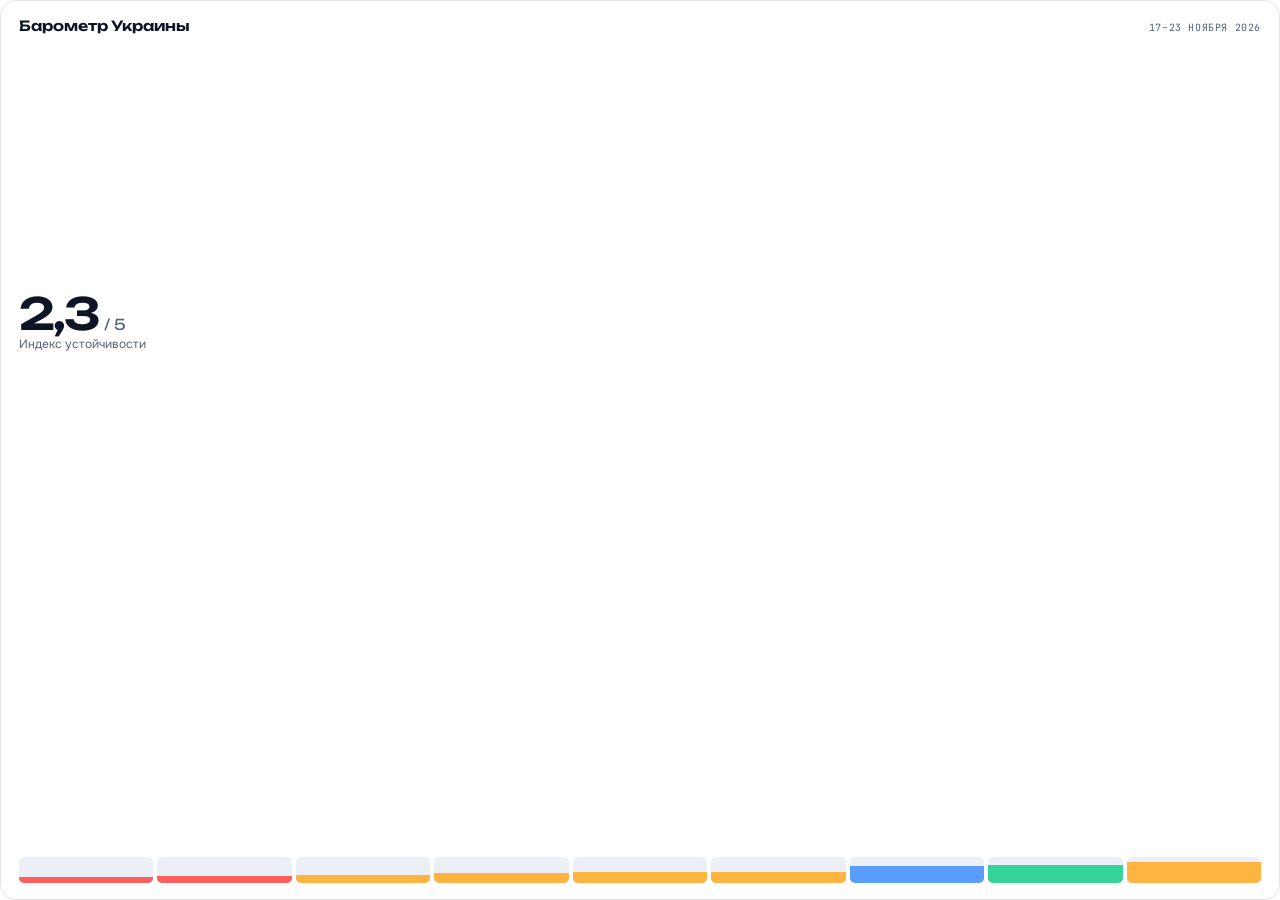
<file: site/embed.html>
<!doctype html>
<html lang="ru">
<head>
<meta charset="utf-8">
<meta name="viewport" content="width=device-width, initial-scale=1">
<title>Барометр Украины — виджет</title>
<link rel="stylesheet" href="https://fonts.googleapis.com/css2?family=Unbounded:wght@600&family=Onest:wght@400;500&family=JetBrains+Mono:wght@500&display=swap">
<style>
  :root{--bg:#0d121c;--ink:#eaf0fa;--muted:#93a0b6;--line:rgba(148,170,210,.14);--track:#182133;
    --crit:#ff5f5f;--warn:#ffb340;--info:#5b9cff;--ok:#34d399;color-scheme:dark}
  @media (prefers-color-scheme:light){:root{--bg:#ffffff;--ink:#0d1526;--muted:#56627a;--line:rgba(20,34,64,.12);--track:#eceff6;color-scheme:light}}
  *{box-sizing:border-box}
  html,body{margin:0;height:100%}
  body{background:var(--bg);color:var(--ink);font-family:"Onest",system-ui,sans-serif}
  a.w{display:grid;gap:12px;height:100%;padding:16px 18px;text-decoration:none;color:inherit;border:1px solid var(--line);border-radius:16px}
  .top{display:flex;justify-content:space-between;align-items:baseline;gap:8px}
  .name{font-family:"Unbounded",sans-serif;font-size:14px;font-weight:600}
  .per{font-family:"JetBrains Mono",monospace;font-size:10px;color:var(--muted);text-transform:uppercase;letter-spacing:.06em}
  .idx{font-family:"Unbounded",sans-serif;font-size:44px;font-weight:600;line-height:1;letter-spacing:-.04em}
  .idx small{font-size:15px;color:var(--muted);font-weight:400;letter-spacing:0}
  .lab{font-size:12px;color:var(--muted)}
  .bars{display:grid;grid-template-columns:repeat(9,1fr);gap:4px;align-self:end}
  .bars i{height:26px;border-radius:5px;background:var(--track);position:relative;overflow:hidden}
  .bars i::after{content:"";position:absolute;inset:auto 0 0 0;height:var(--h);background:var(--c)}
</style>
</head>
<body>
<a class="w" id="w" href="./" target="_blank" rel="noopener">
  <div class="top"><span class="name" id="name">Барометр Украины</span><span class="per" id="per"></span></div>
  <div><div class="idx" id="idx">…</div><div class="lab" id="lab">Индекс устойчивости</div></div>
  <div class="bars" id="bars"></div>
</a>
<script>
  (async () => {
    const lang = (new URLSearchParams(location.search).get("lang") || "ru").slice(0, 2);
    const T = { ru: ["Барометр Украины", "Индекс устойчивости"], uk: ["Барометр України", "Індекс стійкості"], en: ["Ukraine Barometer", "Resilience index"] }[lang] || ["Барометр Украины", "Индекс устойчивости"];
    const C = { crit: "var(--crit)", warn: "var(--warn)", info: "var(--info)", ok: "var(--ok)" };
    document.documentElement.lang = lang;
    try {
      const d = await fetch("data/latest.json", { cache: "no-cache" }).then((r) => r.json());
      const fmt = (v) => v.toLocaleString(lang === "en" ? "en-GB" : lang === "uk" ? "uk-UA" : "ru-RU", { minimumFractionDigits: 1, maximumFractionDigits: 1 });
      document.getElementById("name").textContent = T[0];
      document.getElementById("lab").textContent = T[1];
      document.getElementById("per").textContent = d.period[lang] || d.period.ru;
      document.getElementById("idx").innerHTML = `${fmt(d.index)}<small> / 5</small>`;
      document.getElementById("bars").innerHTML = Object.values(d.domains).sort((a, b) => a.score - b.score)
        .map((x) => `<i title="${x.name[lang] || x.name.ru}: ${fmt(x.score)}" style="--h:${(x.score / 5) * 100}%;--c:${C[x.status]}"></i>`).join("");
    } catch (e) { document.getElementById("idx").textContent = "—"; }
  })();
</script>
</body>
</html>
</file>
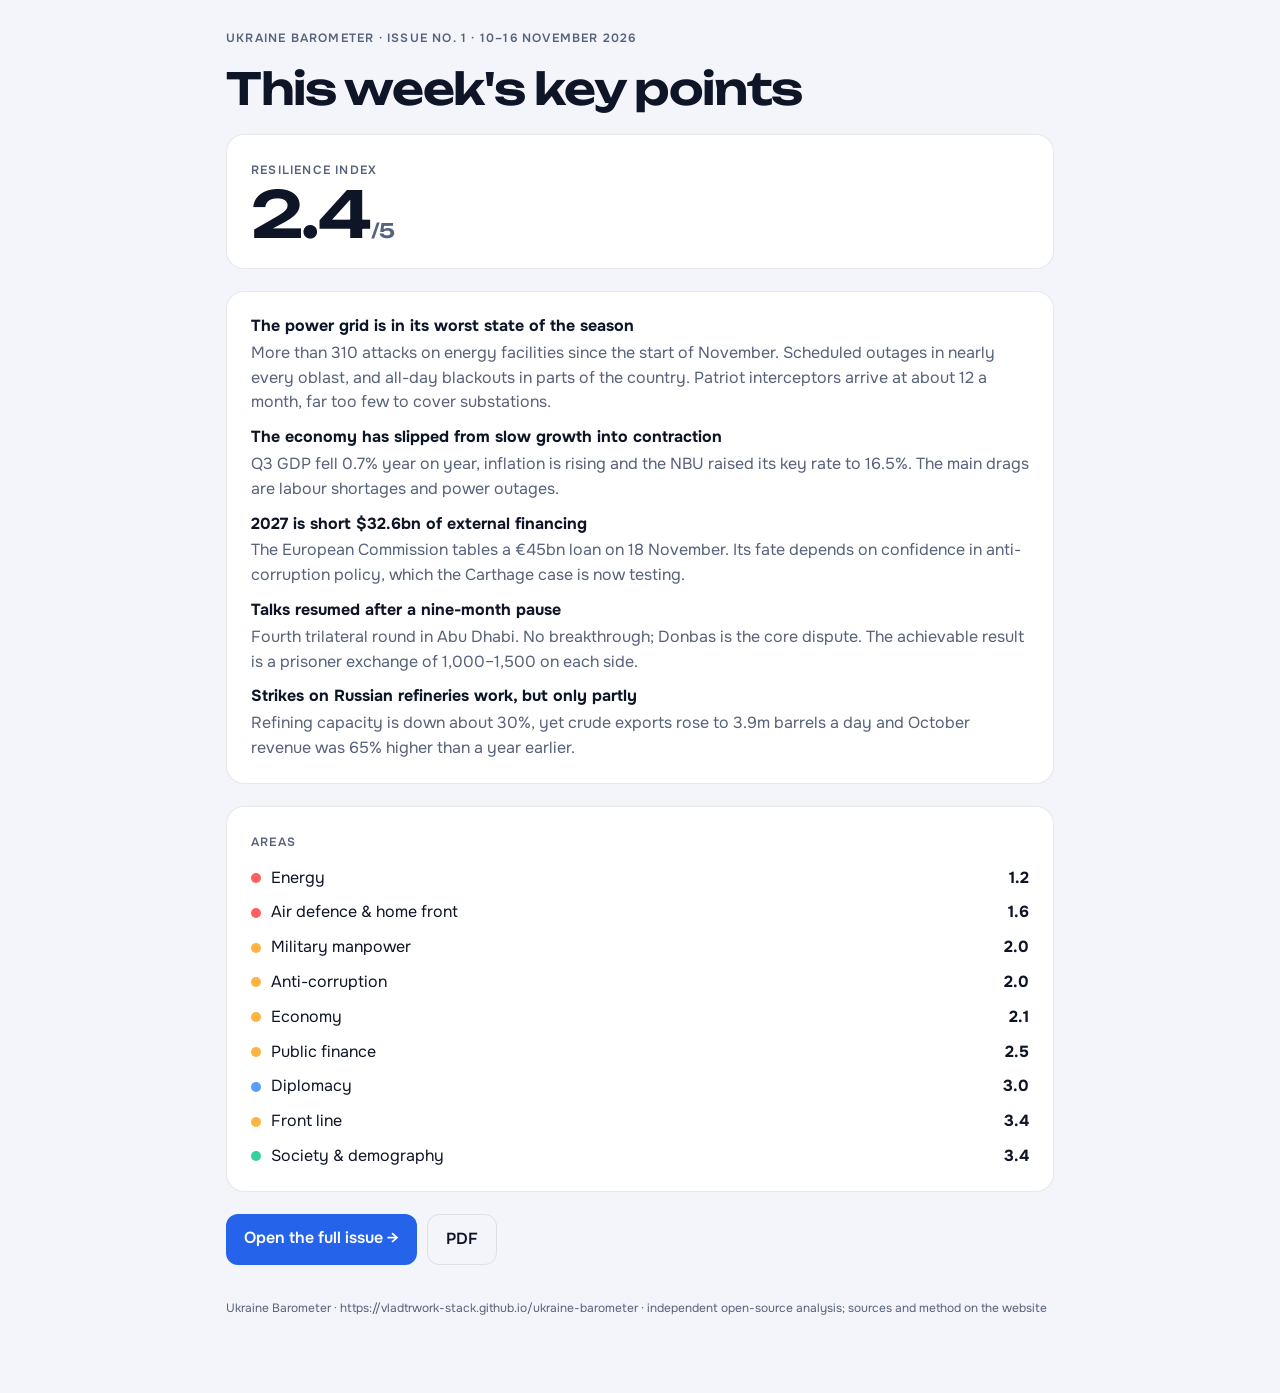
<file: site/issues/2026-11-17/en.html>
<!doctype html><html lang="en"><head><meta charset="utf-8"><meta name="viewport" content="width=device-width,initial-scale=1">
<title>Ukraine Barometer · Issue No. 1: 2.4/5</title><meta name="description" content="The power grid is in its worst state of the season · The economy has slipped from slow growth into contraction · 2027 is short $32.6bn of external financing">
<meta property="og:title" content="Ukraine Barometer · Issue No. 1: 2.4/5"><meta property="og:description" content="The power grid is in its worst state of the season · The economy has slipped from slow growth into contraction · 2027 is short $32.6bn of external financing"><meta property="og:type" content="article">
<meta property="og:image" content="https://vladtrwork-stack.github.io/ukraine-barometer/cards/2026-11-17-en.png"><meta name="twitter:card" content="summary_large_image"><link rel="alternate" hreflang="ru" href="https://vladtrwork-stack.github.io/ukraine-barometer/issues/2026-11-17/"><link rel="alternate" hreflang="uk" href="https://vladtrwork-stack.github.io/ukraine-barometer/issues/2026-11-17/uk.html"><link rel="alternate" hreflang="en" href="https://vladtrwork-stack.github.io/ukraine-barometer/issues/2026-11-17/en.html">
<link rel="stylesheet" href="https://fonts.googleapis.com/css2?family=Unbounded:wght@600&family=Onest:wght@400;500;600&display=swap">
<style>:root{--bg:#06080d;--card:#0d121c;--ink:#eaf0fa;--muted:#93a0b6;--line:rgba(148,170,210,.14);--accent:#5b9cff;color-scheme:dark}
@media (prefers-color-scheme:light){:root{--bg:#f3f5fa;--card:#fff;--ink:#0d1526;--muted:#56627a;--line:rgba(20,34,64,.1);--accent:#2563eb;color-scheme:light}}
*{box-sizing:border-box}body{margin:0;background:var(--bg);color:var(--ink);font:16px/1.55 Onest,system-ui,sans-serif}
main{max-width:860px;margin:0 auto;padding:32px max(16px,env(safe-area-inset-left)) 64px;display:grid;gap:22px}
.k{font:600 12px/1 Onest;letter-spacing:.1em;text-transform:uppercase;color:var(--muted)}h1{font:600 clamp(28px,5vw,44px)/1.05 Unbounded,sans-serif;letter-spacing:-.03em;margin:0}
.ix{font:600 64px/1 Unbounded,sans-serif;letter-spacing:-.04em}.ix small{font-size:20px;color:var(--muted)}
.c{background:var(--card);border:1px solid var(--line);border-radius:18px;padding:22px 24px}ul{list-style:none;margin:0;padding:0;display:grid;gap:10px}
.a li{display:grid;grid-template-columns:10px 1fr auto;gap:10px;align-items:center}.a span{width:10px;height:10px;border-radius:50%}
.h p{margin:2px 0 0;color:var(--muted)}a.b{justify-self:start;background:var(--accent);color:#fff;text-decoration:none;padding:12px 18px;border-radius:12px;font-weight:600}
.row{display:flex;gap:10px;flex-wrap:wrap}a.g{background:transparent;color:var(--ink);border:1px solid var(--line)}
.src{font-size:12px;color:var(--muted)}
@media print{:root{--bg:#fff;--card:#fff;--ink:#0d1526;--muted:#56627a;--line:#d8dde8;color-scheme:light}main{padding:0}.row{display:none}.c{break-inside:avoid}@page{margin:16mm}}</style></head>
<body><main><span class="k">Ukraine Barometer · Issue No. 1 · 10–16 November 2026</span><h1>This week&#x27;s key points</h1>
<div class="c"><span class="k">Resilience index</span><div class="ix">2.4<small> / 5</small></div></div>
<div class="c h"><ul><li><b>The power grid is in its worst state of the season</b><p>More than 310 attacks on energy facilities since the start of November. Scheduled outages in nearly every oblast, and all-day blackouts in parts of the country. Patriot interceptors arrive at about 12 a month, far too few to cover substations.</p></li><li><b>The economy has slipped from slow growth into contraction</b><p>Q3 GDP fell 0.7% year on year, inflation is rising and the NBU raised its key rate to 16.5%. The main drags are labour shortages and power outages.</p></li><li><b>2027 is short $32.6bn of external financing</b><p>The European Commission tables a €45bn loan on 18 November. Its fate depends on confidence in anti-corruption policy, which the Carthage case is now testing.</p></li><li><b>Talks resumed after a nine-month pause</b><p>Fourth trilateral round in Abu Dhabi. No breakthrough; Donbas is the core dispute. The achievable result is a prisoner exchange of 1,000–1,500 on each side.</p></li><li><b>Strikes on Russian refineries work, but only partly</b><p>Refining capacity is down about 30%, yet crude exports rose to 3.9m barrels a day and October revenue was 65% higher than a year earlier.</p></li></ul></div><div class="c a"><span class="k">Areas</span><ul style="margin-top:12px"><li><span style='background:#ff5f5f'></span>Energy<b>1.2</b></li><li><span style='background:#ff5f5f'></span>Air defence &amp; home front<b>1.6</b></li><li><span style='background:#ffb340'></span>Military manpower<b>2.0</b></li><li><span style='background:#ffb340'></span>Anti-corruption<b>2.0</b></li><li><span style='background:#ffb340'></span>Economy<b>2.1</b></li><li><span style='background:#ffb340'></span>Public finance<b>2.5</b></li><li><span style='background:#5b9cff'></span>Diplomacy<b>3.0</b></li><li><span style='background:#ffb340'></span>Front line<b>3.4</b></li><li><span style='background:#34d399'></span>Society &amp; demography<b>3.4</b></li></ul></div>
<div class="row"><a class="b" href="../../?week=2026-11-17&lang=en">Open the full issue →</a><a class="b g" href="barometer-2026-11-17-en.pdf" download>PDF</a></div>
<p class="src">Ukraine Barometer · https://vladtrwork-stack.github.io/ukraine-barometer · independent open-source analysis; sources and method on the website</p></main></body></html>
</file>
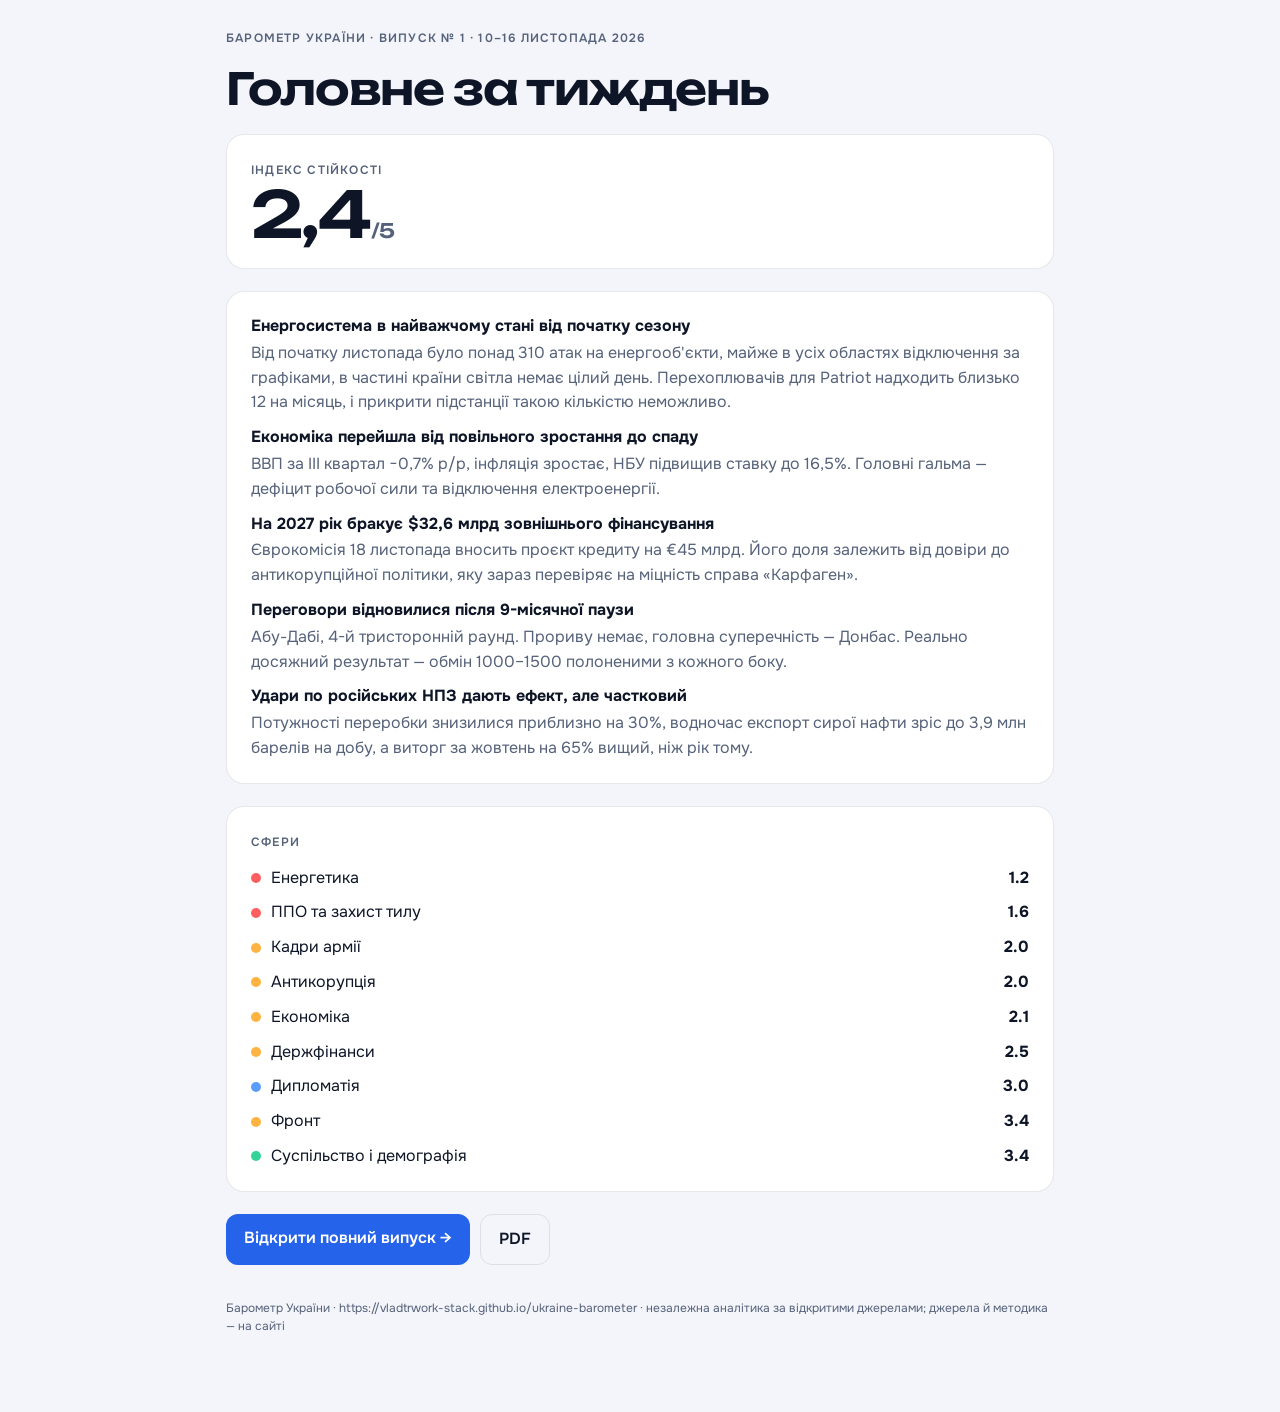
<file: site/issues/2026-11-17/uk.html>
<!doctype html><html lang="uk"><head><meta charset="utf-8"><meta name="viewport" content="width=device-width,initial-scale=1">
<title>Барометр України · Випуск № 1: 2,4/5</title><meta name="description" content="Енергосистема в найважчому стані від початку сезону · Економіка перейшла від повільного зростання до спаду · На 2027 рік бракує $32,6 млрд зовнішнього фінансування">
<meta property="og:title" content="Барометр України · Випуск № 1: 2,4/5"><meta property="og:description" content="Енергосистема в найважчому стані від початку сезону · Економіка перейшла від повільного зростання до спаду · На 2027 рік бракує $32,6 млрд зовнішнього фінансування"><meta property="og:type" content="article">
<meta property="og:image" content="https://vladtrwork-stack.github.io/ukraine-barometer/cards/2026-11-17-uk.png"><meta name="twitter:card" content="summary_large_image"><link rel="alternate" hreflang="ru" href="https://vladtrwork-stack.github.io/ukraine-barometer/issues/2026-11-17/"><link rel="alternate" hreflang="uk" href="https://vladtrwork-stack.github.io/ukraine-barometer/issues/2026-11-17/uk.html"><link rel="alternate" hreflang="en" href="https://vladtrwork-stack.github.io/ukraine-barometer/issues/2026-11-17/en.html">
<link rel="stylesheet" href="https://fonts.googleapis.com/css2?family=Unbounded:wght@600&family=Onest:wght@400;500;600&display=swap">
<style>:root{--bg:#06080d;--card:#0d121c;--ink:#eaf0fa;--muted:#93a0b6;--line:rgba(148,170,210,.14);--accent:#5b9cff;color-scheme:dark}
@media (prefers-color-scheme:light){:root{--bg:#f3f5fa;--card:#fff;--ink:#0d1526;--muted:#56627a;--line:rgba(20,34,64,.1);--accent:#2563eb;color-scheme:light}}
*{box-sizing:border-box}body{margin:0;background:var(--bg);color:var(--ink);font:16px/1.55 Onest,system-ui,sans-serif}
main{max-width:860px;margin:0 auto;padding:32px max(16px,env(safe-area-inset-left)) 64px;display:grid;gap:22px}
.k{font:600 12px/1 Onest;letter-spacing:.1em;text-transform:uppercase;color:var(--muted)}h1{font:600 clamp(28px,5vw,44px)/1.05 Unbounded,sans-serif;letter-spacing:-.03em;margin:0}
.ix{font:600 64px/1 Unbounded,sans-serif;letter-spacing:-.04em}.ix small{font-size:20px;color:var(--muted)}
.c{background:var(--card);border:1px solid var(--line);border-radius:18px;padding:22px 24px}ul{list-style:none;margin:0;padding:0;display:grid;gap:10px}
.a li{display:grid;grid-template-columns:10px 1fr auto;gap:10px;align-items:center}.a span{width:10px;height:10px;border-radius:50%}
.h p{margin:2px 0 0;color:var(--muted)}a.b{justify-self:start;background:var(--accent);color:#fff;text-decoration:none;padding:12px 18px;border-radius:12px;font-weight:600}
.row{display:flex;gap:10px;flex-wrap:wrap}a.g{background:transparent;color:var(--ink);border:1px solid var(--line)}
.src{font-size:12px;color:var(--muted)}
@media print{:root{--bg:#fff;--card:#fff;--ink:#0d1526;--muted:#56627a;--line:#d8dde8;color-scheme:light}main{padding:0}.row{display:none}.c{break-inside:avoid}@page{margin:16mm}}</style></head>
<body><main><span class="k">Барометр України · Випуск № 1 · 10–16 листопада 2026</span><h1>Головне за тиждень</h1>
<div class="c"><span class="k">Індекс стійкості</span><div class="ix">2,4<small> / 5</small></div></div>
<div class="c h"><ul><li><b>Енергосистема в найважчому стані від початку сезону</b><p>Від початку листопада було понад 310 атак на енергооб&#x27;єкти, майже в усіх областях відключення за графіками, в частині країни світла немає цілий день. Перехоплювачів для Patriot надходить близько 12 на місяць, і прикрити підстанції такою кількістю неможливо.</p></li><li><b>Економіка перейшла від повільного зростання до спаду</b><p>ВВП за III квартал −0,7% р/р, інфляція зростає, НБУ підвищив ставку до 16,5%. Головні гальма — дефіцит робочої сили та відключення електроенергії.</p></li><li><b>На 2027 рік бракує $32,6 млрд зовнішнього фінансування</b><p>Єврокомісія 18 листопада вносить проєкт кредиту на €45 млрд. Його доля залежить від довіри до антикорупційної політики, яку зараз перевіряє на міцність справа «Карфаген».</p></li><li><b>Переговори відновилися після 9-місячної паузи</b><p>Абу-Дабі, 4-й тристоронній раунд. Прориву немає, головна суперечність — Донбас. Реально досяжний результат — обмін 1000–1500 полоненими з кожного боку.</p></li><li><b>Удари по російських НПЗ дають ефект, але частковий</b><p>Потужності переробки знизилися приблизно на 30%, водночас експорт сирої нафти зріс до 3,9 млн барелів на добу, а виторг за жовтень на 65% вищий, ніж рік тому.</p></li></ul></div><div class="c a"><span class="k">Сфери</span><ul style="margin-top:12px"><li><span style='background:#ff5f5f'></span>Енергетика<b>1.2</b></li><li><span style='background:#ff5f5f'></span>ППО та захист тилу<b>1.6</b></li><li><span style='background:#ffb340'></span>Кадри армії<b>2.0</b></li><li><span style='background:#ffb340'></span>Антикорупція<b>2.0</b></li><li><span style='background:#ffb340'></span>Економіка<b>2.1</b></li><li><span style='background:#ffb340'></span>Держфінанси<b>2.5</b></li><li><span style='background:#5b9cff'></span>Дипломатія<b>3.0</b></li><li><span style='background:#ffb340'></span>Фронт<b>3.4</b></li><li><span style='background:#34d399'></span>Суспільство і демографія<b>3.4</b></li></ul></div>
<div class="row"><a class="b" href="../../?week=2026-11-17&lang=uk">Відкрити повний випуск →</a><a class="b g" href="barometer-2026-11-17-uk.pdf" download>PDF</a></div>
<p class="src">Барометр України · https://vladtrwork-stack.github.io/ukraine-barometer · незалежна аналітика за відкритими джерелами; джерела й методика — на сайті</p></main></body></html>
</file>
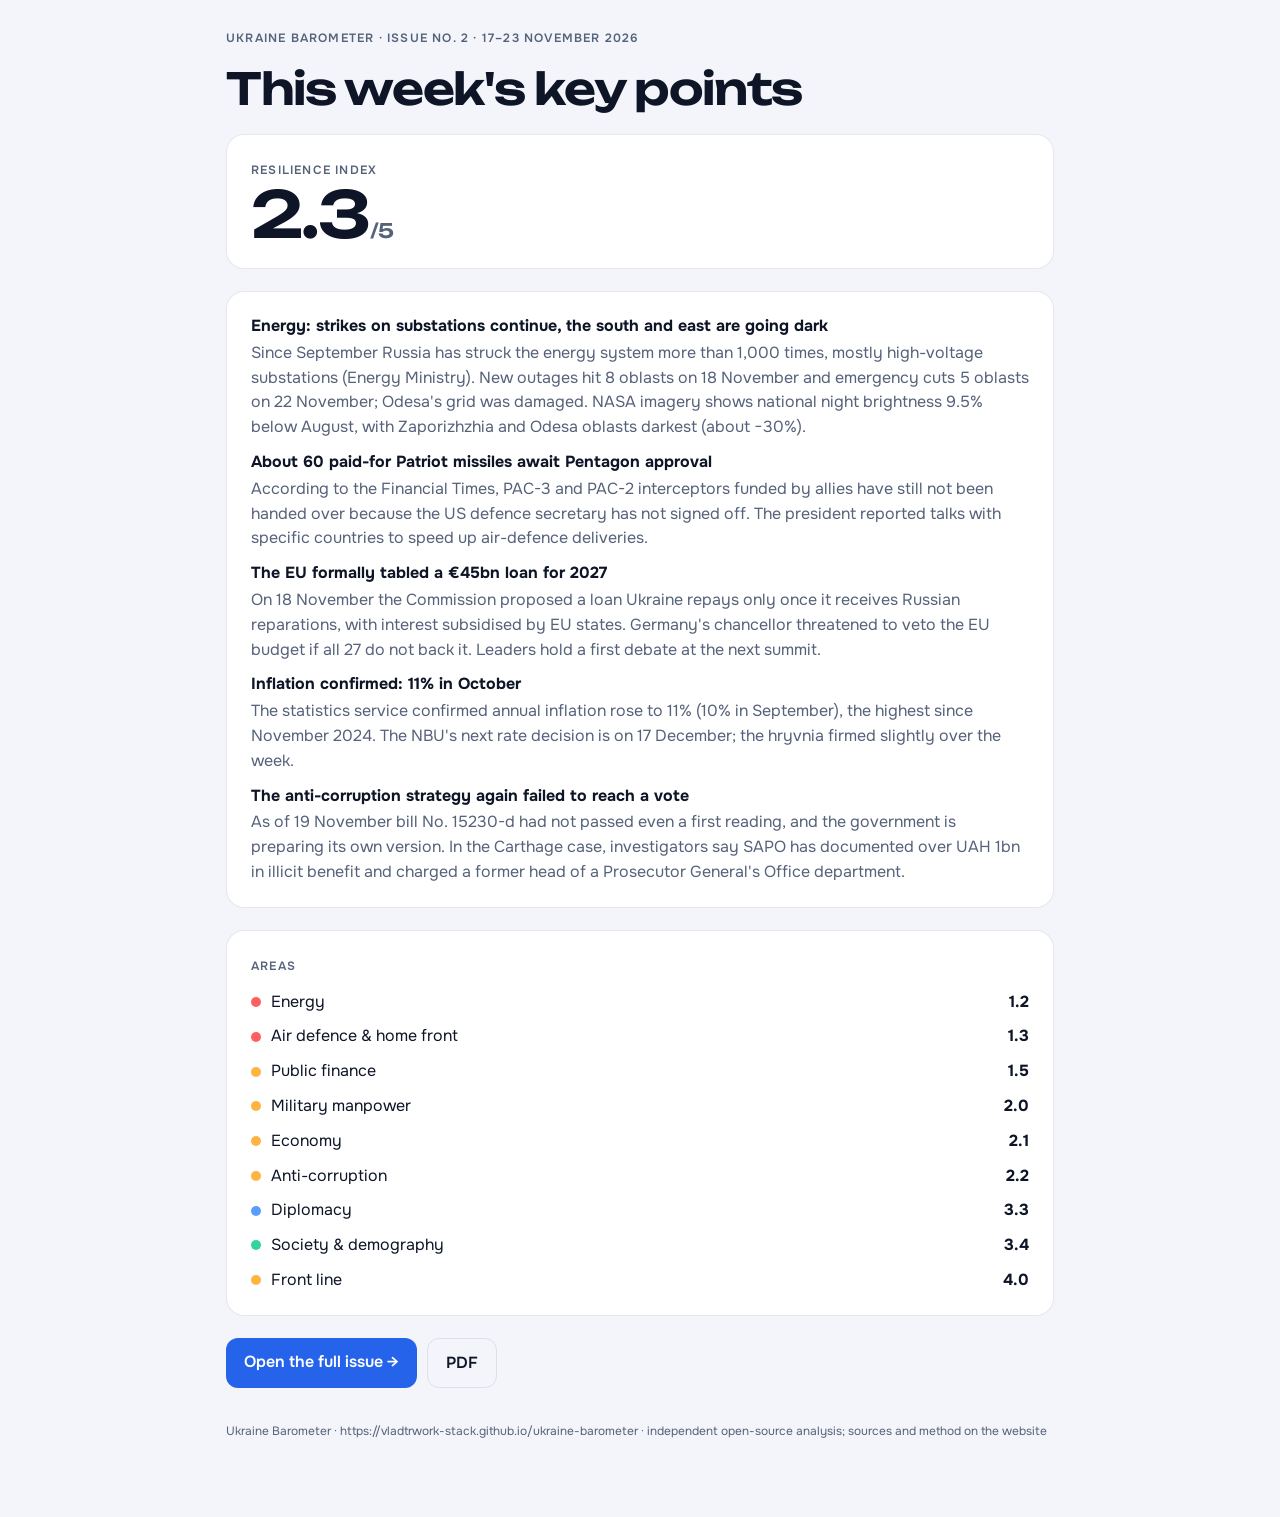
<file: site/issues/2026-11-24/en.html>
<!doctype html><html lang="en"><head><meta charset="utf-8"><meta name="viewport" content="width=device-width,initial-scale=1">
<title>Ukraine Barometer · Issue No. 2: 2.3/5</title><meta name="description" content="Energy: strikes on substations continue, the south and east are going dark · About 60 paid-for Patriot missiles await Pentagon approval · The EU formally tabled a €45bn loan for 2027">
<meta property="og:title" content="Ukraine Barometer · Issue No. 2: 2.3/5"><meta property="og:description" content="Energy: strikes on substations continue, the south and east are going dark · About 60 paid-for Patriot missiles await Pentagon approval · The EU formally tabled a €45bn loan for 2027"><meta property="og:type" content="article">
<meta property="og:image" content="https://vladtrwork-stack.github.io/ukraine-barometer/cards/2026-11-24-en.png"><meta name="twitter:card" content="summary_large_image"><link rel="alternate" hreflang="ru" href="https://vladtrwork-stack.github.io/ukraine-barometer/issues/2026-11-24/"><link rel="alternate" hreflang="uk" href="https://vladtrwork-stack.github.io/ukraine-barometer/issues/2026-11-24/uk.html"><link rel="alternate" hreflang="en" href="https://vladtrwork-stack.github.io/ukraine-barometer/issues/2026-11-24/en.html">
<link rel="stylesheet" href="https://fonts.googleapis.com/css2?family=Unbounded:wght@600&family=Onest:wght@400;500;600&display=swap">
<style>:root{--bg:#06080d;--card:#0d121c;--ink:#eaf0fa;--muted:#93a0b6;--line:rgba(148,170,210,.14);--accent:#5b9cff;color-scheme:dark}
@media (prefers-color-scheme:light){:root{--bg:#f3f5fa;--card:#fff;--ink:#0d1526;--muted:#56627a;--line:rgba(20,34,64,.1);--accent:#2563eb;color-scheme:light}}
*{box-sizing:border-box}body{margin:0;background:var(--bg);color:var(--ink);font:16px/1.55 Onest,system-ui,sans-serif}
main{max-width:860px;margin:0 auto;padding:32px max(16px,env(safe-area-inset-left)) 64px;display:grid;gap:22px}
.k{font:600 12px/1 Onest;letter-spacing:.1em;text-transform:uppercase;color:var(--muted)}h1{font:600 clamp(28px,5vw,44px)/1.05 Unbounded,sans-serif;letter-spacing:-.03em;margin:0}
.ix{font:600 64px/1 Unbounded,sans-serif;letter-spacing:-.04em}.ix small{font-size:20px;color:var(--muted)}
.c{background:var(--card);border:1px solid var(--line);border-radius:18px;padding:22px 24px}ul{list-style:none;margin:0;padding:0;display:grid;gap:10px}
.a li{display:grid;grid-template-columns:10px 1fr auto;gap:10px;align-items:center}.a span{width:10px;height:10px;border-radius:50%}
.h p{margin:2px 0 0;color:var(--muted)}a.b{justify-self:start;background:var(--accent);color:#fff;text-decoration:none;padding:12px 18px;border-radius:12px;font-weight:600}
.row{display:flex;gap:10px;flex-wrap:wrap}a.g{background:transparent;color:var(--ink);border:1px solid var(--line)}
.src{font-size:12px;color:var(--muted)}
@media print{:root{--bg:#fff;--card:#fff;--ink:#0d1526;--muted:#56627a;--line:#d8dde8;color-scheme:light}main{padding:0}.row{display:none}.c{break-inside:avoid}@page{margin:16mm}}</style></head>
<body><main><span class="k">Ukraine Barometer · Issue No. 2 · 17–23 November 2026</span><h1>This week&#x27;s key points</h1>
<div class="c"><span class="k">Resilience index</span><div class="ix">2.3<small> / 5</small></div></div>
<div class="c h"><ul><li><b>Energy: strikes on substations continue, the south and east are going dark</b><p>Since September Russia has struck the energy system more than 1,000 times, mostly high-voltage substations (Energy Ministry). New outages hit 8 oblasts on 18 November and emergency cuts 5 oblasts on 22 November; Odesa&#x27;s grid was damaged. NASA imagery shows national night brightness 9.5% below August, with Zaporizhzhia and Odesa oblasts darkest (about −30%).</p></li><li><b>About 60 paid-for Patriot missiles await Pentagon approval</b><p>According to the Financial Times, PAC-3 and PAC-2 interceptors funded by allies have still not been handed over because the US defence secretary has not signed off. The president reported talks with specific countries to speed up air-defence deliveries.</p></li><li><b>The EU formally tabled a €45bn loan for 2027</b><p>On 18 November the Commission proposed a loan Ukraine repays only once it receives Russian reparations, with interest subsidised by EU states. Germany&#x27;s chancellor threatened to veto the EU budget if all 27 do not back it. Leaders hold a first debate at the next summit.</p></li><li><b>Inflation confirmed: 11% in October</b><p>The statistics service confirmed annual inflation rose to 11% (10% in September), the highest since November 2024. The NBU&#x27;s next rate decision is on 17 December; the hryvnia firmed slightly over the week.</p></li><li><b>The anti-corruption strategy again failed to reach a vote</b><p>As of 19 November bill No. 15230-d had not passed even a first reading, and the government is preparing its own version. In the Carthage case, investigators say SAPO has documented over UAH 1bn in illicit benefit and charged a former head of a Prosecutor General&#x27;s Office department.</p></li></ul></div><div class="c a"><span class="k">Areas</span><ul style="margin-top:12px"><li><span style='background:#ff5f5f'></span>Energy<b>1.2</b></li><li><span style='background:#ff5f5f'></span>Air defence &amp; home front<b>1.3</b></li><li><span style='background:#ffb340'></span>Public finance<b>1.5</b></li><li><span style='background:#ffb340'></span>Military manpower<b>2.0</b></li><li><span style='background:#ffb340'></span>Economy<b>2.1</b></li><li><span style='background:#ffb340'></span>Anti-corruption<b>2.2</b></li><li><span style='background:#5b9cff'></span>Diplomacy<b>3.3</b></li><li><span style='background:#34d399'></span>Society &amp; demography<b>3.4</b></li><li><span style='background:#ffb340'></span>Front line<b>4.0</b></li></ul></div>
<div class="row"><a class="b" href="../../?week=2026-11-24&lang=en">Open the full issue →</a><a class="b g" href="barometer-2026-11-24-en.pdf" download>PDF</a></div>
<p class="src">Ukraine Barometer · https://vladtrwork-stack.github.io/ukraine-barometer · independent open-source analysis; sources and method on the website</p></main></body></html>
</file>
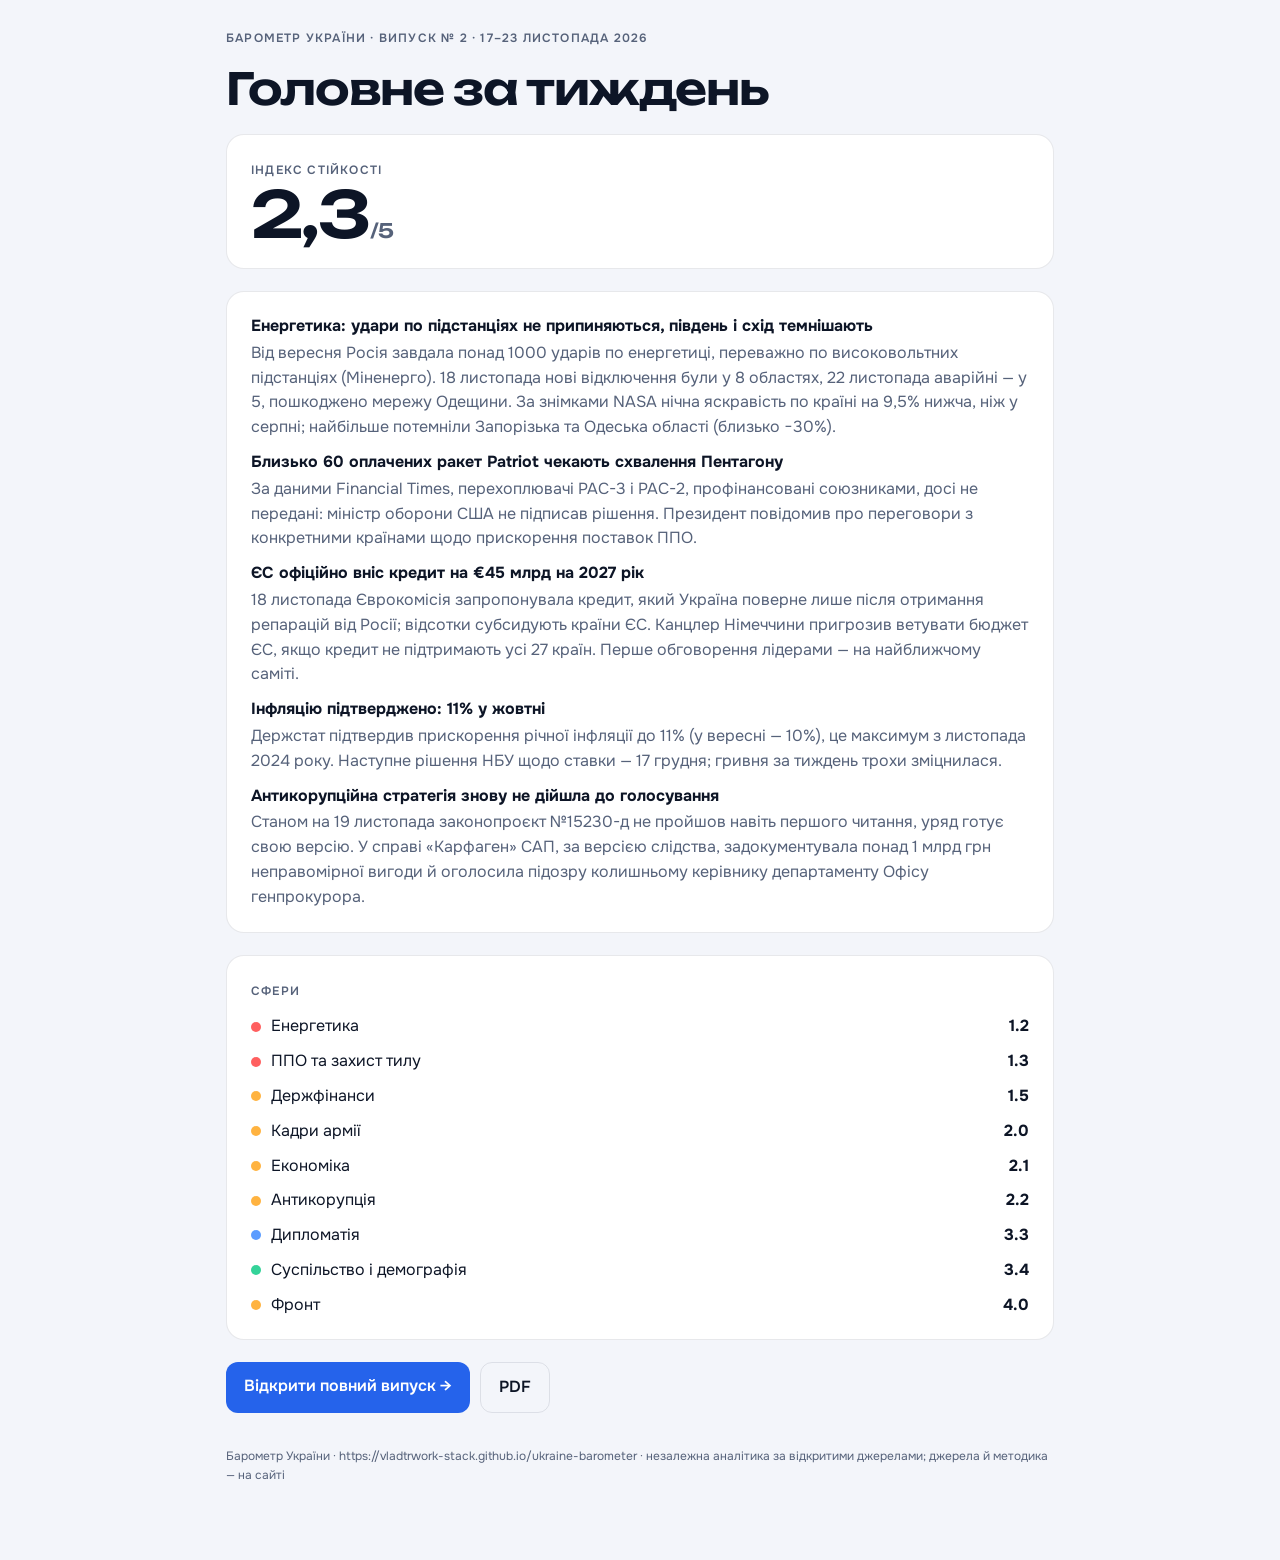
<file: site/issues/2026-11-24/uk.html>
<!doctype html><html lang="uk"><head><meta charset="utf-8"><meta name="viewport" content="width=device-width,initial-scale=1">
<title>Барометр України · Випуск № 2: 2,3/5</title><meta name="description" content="Енергетика: удари по підстанціях не припиняються, південь і схід темнішають · Близько 60 оплачених ракет Patriot чекають схвалення Пентагону · ЄС офіційно вніс кредит на €45 млрд на 2027 рік">
<meta property="og:title" content="Барометр України · Випуск № 2: 2,3/5"><meta property="og:description" content="Енергетика: удари по підстанціях не припиняються, південь і схід темнішають · Близько 60 оплачених ракет Patriot чекають схвалення Пентагону · ЄС офіційно вніс кредит на €45 млрд на 2027 рік"><meta property="og:type" content="article">
<meta property="og:image" content="https://vladtrwork-stack.github.io/ukraine-barometer/cards/2026-11-24-uk.png"><meta name="twitter:card" content="summary_large_image"><link rel="alternate" hreflang="ru" href="https://vladtrwork-stack.github.io/ukraine-barometer/issues/2026-11-24/"><link rel="alternate" hreflang="uk" href="https://vladtrwork-stack.github.io/ukraine-barometer/issues/2026-11-24/uk.html"><link rel="alternate" hreflang="en" href="https://vladtrwork-stack.github.io/ukraine-barometer/issues/2026-11-24/en.html">
<link rel="stylesheet" href="https://fonts.googleapis.com/css2?family=Unbounded:wght@600&family=Onest:wght@400;500;600&display=swap">
<style>:root{--bg:#06080d;--card:#0d121c;--ink:#eaf0fa;--muted:#93a0b6;--line:rgba(148,170,210,.14);--accent:#5b9cff;color-scheme:dark}
@media (prefers-color-scheme:light){:root{--bg:#f3f5fa;--card:#fff;--ink:#0d1526;--muted:#56627a;--line:rgba(20,34,64,.1);--accent:#2563eb;color-scheme:light}}
*{box-sizing:border-box}body{margin:0;background:var(--bg);color:var(--ink);font:16px/1.55 Onest,system-ui,sans-serif}
main{max-width:860px;margin:0 auto;padding:32px max(16px,env(safe-area-inset-left)) 64px;display:grid;gap:22px}
.k{font:600 12px/1 Onest;letter-spacing:.1em;text-transform:uppercase;color:var(--muted)}h1{font:600 clamp(28px,5vw,44px)/1.05 Unbounded,sans-serif;letter-spacing:-.03em;margin:0}
.ix{font:600 64px/1 Unbounded,sans-serif;letter-spacing:-.04em}.ix small{font-size:20px;color:var(--muted)}
.c{background:var(--card);border:1px solid var(--line);border-radius:18px;padding:22px 24px}ul{list-style:none;margin:0;padding:0;display:grid;gap:10px}
.a li{display:grid;grid-template-columns:10px 1fr auto;gap:10px;align-items:center}.a span{width:10px;height:10px;border-radius:50%}
.h p{margin:2px 0 0;color:var(--muted)}a.b{justify-self:start;background:var(--accent);color:#fff;text-decoration:none;padding:12px 18px;border-radius:12px;font-weight:600}
.row{display:flex;gap:10px;flex-wrap:wrap}a.g{background:transparent;color:var(--ink);border:1px solid var(--line)}
.src{font-size:12px;color:var(--muted)}
@media print{:root{--bg:#fff;--card:#fff;--ink:#0d1526;--muted:#56627a;--line:#d8dde8;color-scheme:light}main{padding:0}.row{display:none}.c{break-inside:avoid}@page{margin:16mm}}</style></head>
<body><main><span class="k">Барометр України · Випуск № 2 · 17–23 листопада 2026</span><h1>Головне за тиждень</h1>
<div class="c"><span class="k">Індекс стійкості</span><div class="ix">2,3<small> / 5</small></div></div>
<div class="c h"><ul><li><b>Енергетика: удари по підстанціях не припиняються, південь і схід темнішають</b><p>Від вересня Росія завдала понад 1000 ударів по енергетиці, переважно по високовольтних підстанціях (Міненерго). 18 листопада нові відключення були у 8 областях, 22 листопада аварійні — у 5, пошкоджено мережу Одещини. За знімками NASA нічна яскравість по країні на 9,5% нижча, ніж у серпні; найбільше потемніли Запорізька та Одеська області (близько −30%).</p></li><li><b>Близько 60 оплачених ракет Patriot чекають схвалення Пентагону</b><p>За даними Financial Times, перехоплювачі PAC-3 і PAC-2, профінансовані союзниками, досі не передані: міністр оборони США не підписав рішення. Президент повідомив про переговори з конкретними країнами щодо прискорення поставок ППО.</p></li><li><b>ЄС офіційно вніс кредит на €45 млрд на 2027 рік</b><p>18 листопада Єврокомісія запропонувала кредит, який Україна поверне лише після отримання репарацій від Росії; відсотки субсидують країни ЄС. Канцлер Німеччини пригрозив ветувати бюджет ЄС, якщо кредит не підтримають усі 27 країн. Перше обговорення лідерами — на найближчому саміті.</p></li><li><b>Інфляцію підтверджено: 11% у жовтні</b><p>Держстат підтвердив прискорення річної інфляції до 11% (у вересні — 10%), це максимум з листопада 2024 року. Наступне рішення НБУ щодо ставки — 17 грудня; гривня за тиждень трохи зміцнилася.</p></li><li><b>Антикорупційна стратегія знову не дійшла до голосування</b><p>Станом на 19 листопада законопроєкт №15230-д не пройшов навіть першого читання, уряд готує свою версію. У справі «Карфаген» САП, за версією слідства, задокументувала понад 1 млрд грн неправомірної вигоди й оголосила підозру колишньому керівнику департаменту Офісу генпрокурора.</p></li></ul></div><div class="c a"><span class="k">Сфери</span><ul style="margin-top:12px"><li><span style='background:#ff5f5f'></span>Енергетика<b>1.2</b></li><li><span style='background:#ff5f5f'></span>ППО та захист тилу<b>1.3</b></li><li><span style='background:#ffb340'></span>Держфінанси<b>1.5</b></li><li><span style='background:#ffb340'></span>Кадри армії<b>2.0</b></li><li><span style='background:#ffb340'></span>Економіка<b>2.1</b></li><li><span style='background:#ffb340'></span>Антикорупція<b>2.2</b></li><li><span style='background:#5b9cff'></span>Дипломатія<b>3.3</b></li><li><span style='background:#34d399'></span>Суспільство і демографія<b>3.4</b></li><li><span style='background:#ffb340'></span>Фронт<b>4.0</b></li></ul></div>
<div class="row"><a class="b" href="../../?week=2026-11-24&lang=uk">Відкрити повний випуск →</a><a class="b g" href="barometer-2026-11-24-uk.pdf" download>PDF</a></div>
<p class="src">Барометр України · https://vladtrwork-stack.github.io/ukraine-barometer · незалежна аналітика за відкритими джерелами; джерела й методика — на сайті</p></main></body></html>
</file>
<file: site/style.css>
/* Барометр Украины — дизайн-система v4.
   Layout: боковая навигация + основная колонка; данные в «бенто»-сетке карточек.
   Тёмная тема — основная (ночной экран аналитического продукта), светлая — альтернативная. */
:root{
  --bg:#06080d; --bg-2:#0a0e16; --surface:#0d121c; --surface-2:#121928; --surface-3:#182133;
  --ink:#eaf0fa; --muted:#93a0b6; --faint:#5f6b80; --line:rgba(148,170,210,.11); --line-2:rgba(148,170,210,.2);
  --accent:#5b9cff; --accent-2:#8b7bff; --accent-soft:rgba(91,156,255,.14); --wheat:#ffcf4d;
  --crit:#ff5f5f; --warn:#ffb340; --ok:#34d399; --info:#5b9cff;
  --crit-bg:rgba(255,95,95,.13); --warn-bg:rgba(255,179,64,.13); --ok-bg:rgba(52,211,153,.13); --info-bg:rgba(91,156,255,.14);
  --crit-s:#ff5f5f; --warn-s:#ffb340; --ok-s:#34d399; --info-s:#5b9cff;
  --screen:#0d121c; --screen-2:#121928; --screen-ink:#eaf0fa; --screen-muted:#93a0b6; --screen-line:rgba(148,170,210,.11);
  --f-display:"Unbounded","Segoe UI",system-ui,sans-serif;
  --f-body:"Onest","Segoe UI",system-ui,sans-serif;
  --f-mono:"JetBrains Mono",ui-monospace,Consolas,monospace;
  --gl:max(16px,env(safe-area-inset-left,0px)); --gr:max(16px,env(safe-area-inset-right,0px));
  --radius:18px; --radius-s:12px;
  --card-bg:linear-gradient(180deg,rgba(255,255,255,.035),rgba(255,255,255,.012));
  --shadow:0 1px 0 rgba(255,255,255,.04) inset,0 20px 40px -24px rgba(0,0,0,.6);
  --glow-a:rgba(91,156,255,.16); --glow-b:rgba(139,123,255,.10); --glow-c:rgba(255,207,77,.06);
  color-scheme:dark;
}
@media (prefers-color-scheme:light){:root:not([data-theme="dark"]){
  --bg:#f3f5fa; --bg-2:#eef1f7; --surface:#ffffff; --surface-2:#f5f7fb; --surface-3:#eceff6;
  --ink:#0d1526; --muted:#56627a; --faint:#8c97ab; --line:rgba(20,34,64,.09); --line-2:rgba(20,34,64,.16);
  --accent:#2563eb; --accent-2:#6d5cf5; --accent-soft:rgba(37,99,235,.10); --wheat:#c58f00;
  --crit:#dc2f2f; --warn:#c77700; --ok:#0f9a6a; --info:#2563eb;
  --crit-bg:rgba(220,47,47,.09); --warn-bg:rgba(199,119,0,.10); --ok-bg:rgba(15,154,106,.10); --info-bg:rgba(37,99,235,.09);
  --screen:#ffffff; --screen-2:#f5f7fb; --screen-ink:#0d1526; --screen-muted:#56627a; --screen-line:rgba(20,34,64,.09);
  --card-bg:#ffffff; --shadow:0 1px 2px rgba(13,21,38,.05),0 12px 32px -18px rgba(13,21,38,.18);
  --glow-a:rgba(37,99,235,.08); --glow-b:rgba(109,92,245,.06); --glow-c:rgba(255,207,77,.08); color-scheme:light}}
:root[data-theme="light"]{
  --bg:#f3f5fa; --bg-2:#eef1f7; --surface:#ffffff; --surface-2:#f5f7fb; --surface-3:#eceff6;
  --ink:#0d1526; --muted:#56627a; --faint:#8c97ab; --line:rgba(20,34,64,.09); --line-2:rgba(20,34,64,.16);
  --accent:#2563eb; --accent-2:#6d5cf5; --accent-soft:rgba(37,99,235,.10); --wheat:#c58f00;
  --crit:#dc2f2f; --warn:#c77700; --ok:#0f9a6a; --info:#2563eb;
  --crit-bg:rgba(220,47,47,.09); --warn-bg:rgba(199,119,0,.10); --ok-bg:rgba(15,154,106,.10); --info-bg:rgba(37,99,235,.09);
  --screen:#ffffff; --screen-2:#f5f7fb; --screen-ink:#0d1526; --screen-muted:#56627a; --screen-line:rgba(20,34,64,.09);
  --card-bg:#ffffff; --shadow:0 1px 2px rgba(13,21,38,.05),0 12px 32px -18px rgba(13,21,38,.18);
  --glow-a:rgba(37,99,235,.08); --glow-b:rgba(109,92,245,.06); --glow-c:rgba(255,207,77,.08); color-scheme:light}

*{box-sizing:border-box}
html{scroll-padding-top:24px;scroll-behavior:smooth}
@media (prefers-reduced-motion:reduce){html{scroll-behavior:auto}*{transition:none!important;animation:none!important}}
body{margin:0;background:var(--bg);color:var(--ink);font-family:var(--f-body);font-size:15px;line-height:1.55;-webkit-font-smoothing:antialiased;
  background-image:radial-gradient(900px 600px at 18% -10%,var(--glow-a),transparent 60%),radial-gradient(700px 500px at 95% 5%,var(--glow-b),transparent 60%),radial-gradient(800px 600px at 60% 110%,var(--glow-c),transparent 60%);
  background-attachment:fixed}
h1,h2,h3,h4{font-family:var(--f-display);text-wrap:balance;margin:0;line-height:1.15;letter-spacing:-.02em}
h2{font-size:clamp(19px,2vw,23px);font-weight:500}
h3{font-size:15px;font-weight:500;letter-spacing:-.01em}
p{margin:0}
a{color:var(--accent)}
:focus-visible{outline:2px solid var(--accent);outline-offset:2px;border-radius:6px}
::selection{background:var(--accent);color:#fff}
.mono{font-family:var(--f-mono);font-variant-numeric:tabular-nums}
.label{font-family:var(--f-mono);font-size:10.5px;letter-spacing:.1em;text-transform:uppercase;color:var(--muted)}
.muted{color:var(--muted);font-size:13px}

/* ================= Каркас: боковая навигация ================= */
.shell{display:grid;grid-template-columns:252px minmax(0,1fr);min-height:100vh}
.side-nav{position:sticky;top:0;height:100vh;padding:22px 14px 18px max(14px,env(safe-area-inset-left,0px));display:flex;flex-direction:column;gap:22px;
  border-right:1px solid var(--line);background:color-mix(in srgb,var(--bg) 70%,transparent);backdrop-filter:blur(14px)}
.brand{display:flex;align-items:center;gap:12px;text-decoration:none;color:inherit;padding:4px 8px}
.brand-mark{width:34px;height:34px;border-radius:10px;display:grid;grid-template-rows:1fr 1fr;overflow:hidden;position:relative;box-shadow:0 0 0 1px var(--line-2),0 8px 24px -8px var(--accent)}
.brand-mark i:nth-child(1){background:linear-gradient(135deg,#3b82f6,#5b9cff)}
.brand-mark i:nth-child(2){background:linear-gradient(135deg,#ffcf4d,#ffb800)}
.brand-mark i:nth-child(3){position:absolute;inset:auto 7px 9px 7px;height:2px;background:rgba(6,8,13,.65);border-radius:2px;transform:rotate(-24deg);transform-origin:left}
.brand-txt{display:grid;line-height:1.2}
.brand-name{font-family:var(--f-display);font-weight:600;font-size:17px;letter-spacing:-.02em}
.brand-sub{font-size:11px;color:var(--muted)}
.nav{display:flex;flex-direction:column;gap:2px;flex:1;min-height:0;overflow:auto}
.nav a{display:flex;align-items:center;gap:11px;color:var(--muted);text-decoration:none;font-size:14px;font-weight:500;padding:9px 12px;border-radius:10px;transition:background .15s,color .15s;position:relative}
.nav a .ico{width:17px;height:17px;opacity:.8}
.nav a:hover{color:var(--ink);background:var(--surface-2)}
.nav a.active{color:var(--ink);background:linear-gradient(90deg,var(--accent-soft),transparent)}
.nav a.active::before{content:"";position:absolute;left:-14px;top:8px;bottom:8px;width:3px;border-radius:3px;background:var(--accent);box-shadow:0 0 12px var(--accent)}
.nav a.active .ico{color:var(--accent);opacity:1}
.side-foot{display:grid;gap:10px}
.seg{display:inline-flex;background:var(--surface-2);border:1px solid var(--line);border-radius:10px;padding:3px}
.seg button{flex:1;font:inherit;font-family:var(--f-mono);font-size:12px;letter-spacing:.04em;color:var(--muted);background:none;border:0;border-radius:7px;padding:6px 10px;cursor:pointer}
.seg button[aria-pressed="true"]{background:var(--surface-3);color:var(--ink);box-shadow:0 1px 0 rgba(255,255,255,.06) inset}
select{font:inherit;font-size:12.5px;color:var(--ink);background:var(--surface-2);border:1px solid var(--line);border-radius:10px;padding:8px 10px;max-width:100%;width:100%}
.main-col{min-width:0;display:flex;flex-direction:column}
.wrap{width:100%;max-width:1320px;margin:0 auto;padding-left:max(28px,var(--gl));padding-right:max(28px,var(--gr));padding-block:28px 64px;display:grid;gap:56px}
@media (max-width:980px){
  .shell{grid-template-columns:1fr}
  .side-nav{height:auto;flex-direction:row;flex-wrap:wrap;align-items:center;gap:10px;padding:10px var(--gr) 10px var(--gl);z-index:20;top:env(safe-area-inset-top,0px);border-right:0;border-bottom:1px solid var(--line)}
  .brand-sub{display:none}
  .nav{order:3;flex-basis:100%;flex-direction:row;overflow-x:auto;gap:4px;scrollbar-width:none}
  .nav a{white-space:nowrap;padding:7px 10px;font-size:13px}
  .nav a.active::before{display:none}
  .side-foot{margin-left:auto;display:flex;gap:8px}
  .side-foot select{width:auto;max-width:190px}
  .wrap{padding-left:var(--gl);padding-right:var(--gr);padding-block:18px 48px;gap:40px}
  body::before{content:"";position:fixed;inset:0 0 auto;height:env(safe-area-inset-top,0px);z-index:30;background:var(--bg)}
}
@media (max-width:560px){.side-foot select{max-width:150px}.brand-name{font-size:15px}}

.loading{display:grid;place-items:center;min-height:50vh}
.spinner{width:28px;height:28px;border-radius:50%;border:2px solid var(--line-2);border-top-color:var(--accent);animation:spin 1s linear infinite}
@keyframes spin{to{transform:rotate(360deg)}}
.error{padding:28px;color:var(--crit);background:var(--surface);border:1px solid var(--line);border-radius:var(--radius);line-height:1.7}

section{display:grid;gap:18px;min-width:0}
.sec-head{display:flex;flex-wrap:wrap;gap:6px 16px;align-items:baseline;justify-content:space-between}
.card{background:var(--card-bg),var(--surface);border:1px solid var(--line);border-radius:var(--radius);box-shadow:var(--shadow);position:relative}
.crit{--c:var(--crit);--cb:var(--crit-bg);--cs:var(--crit-s)} .warn{--c:var(--warn);--cb:var(--warn-bg);--cs:var(--warn-s)}
.ok{--c:var(--ok);--cb:var(--ok-bg);--cs:var(--ok-s)} .info{--c:var(--info);--cb:var(--info-bg);--cs:var(--info-s)}
.pill{font-family:var(--f-mono);font-size:10px;letter-spacing:.08em;text-transform:uppercase;padding:4px 9px;border-radius:999px;color:var(--c);background:var(--cb);white-space:nowrap;border:1px solid color-mix(in srgb,var(--c) 30%,transparent)}
.tag{font-family:var(--f-mono);font-size:9px;letter-spacing:.08em;text-transform:uppercase;color:var(--accent);background:var(--accent-soft);border-radius:5px;padding:2px 6px;margin-left:8px;vertical-align:middle}
.unv{font-family:var(--f-mono);font-size:9.5px;color:var(--warn);border:1px solid var(--warn);border-radius:5px;padding:0 5px;margin-left:8px;vertical-align:middle;letter-spacing:0}

/* ================= Герой: бенто ================= */
.hero{display:grid;grid-template-columns:minmax(0,1.7fr) minmax(300px,1fr);gap:16px}
@media (max-width:860px){.hero{grid-template-columns:1fr}}
.hero-main{padding:clamp(24px,3.4vw,40px);display:grid;gap:18px;align-content:space-between;overflow:hidden;min-height:340px}
.hero-main::after{content:"";position:absolute;inset:0;pointer-events:none;border-radius:inherit;
  background-image:linear-gradient(var(--line) 1px,transparent 1px),linear-gradient(90deg,var(--line) 1px,transparent 1px);background-size:40px 40px;
  mask-image:radial-gradient(70% 90% at 100% 0%,#000,transparent 70%);-webkit-mask-image:radial-gradient(70% 90% at 100% 0%,#000,transparent 70%)}
.hero-main>*{position:relative;z-index:1}
.hero-meta{display:flex;flex-wrap:wrap;gap:8px 12px;align-items:center}
.stamp{font-family:var(--f-mono);font-size:10.5px;letter-spacing:.12em;text-transform:uppercase;color:var(--wheat);border:1px solid color-mix(in srgb,var(--wheat) 45%,transparent);background:color-mix(in srgb,var(--wheat) 8%,transparent);padding:4px 10px;border-radius:999px;display:inline-flex;gap:7px;align-items:center}
.stamp::before{content:"";width:6px;height:6px;border-radius:50%;background:var(--wheat);box-shadow:0 0 10px var(--wheat);animation:pulse 2.4s ease-in-out infinite}
@keyframes pulse{50%{opacity:.35}}
.hero h1{font-size:clamp(34px,5.4vw,72px);font-weight:600;line-height:.98;letter-spacing:-.045em}
.hero h1 em{font-style:normal;background:linear-gradient(100deg,var(--accent) 0%,var(--accent-2) 45%,var(--wheat) 100%);-webkit-background-clip:text;background-clip:text;color:transparent}
.hero .lead{color:var(--muted);max-width:56ch;font-size:16px}
.hero-chips{display:flex;flex-wrap:wrap;gap:8px}
.hero-chips span{display:inline-flex;gap:8px;align-items:center;font-size:13px;padding:6px 12px;border-radius:999px;background:var(--surface-2);border:1px solid var(--line)}
.hero-chips i{width:8px;height:8px;border-radius:50%;background:var(--cs);box-shadow:0 0 10px var(--cs)}
.hero-chips b{font-family:var(--f-mono);font-weight:500}

.gauge{padding:24px 24px 20px;display:grid;gap:6px;align-content:start;justify-items:center;text-align:center;overflow:hidden}
.gauge::before{content:"";position:absolute;inset:-40% -20% auto;height:80%;background:radial-gradient(closest-side,var(--glow-a),transparent);pointer-events:none}
.gauge .label{justify-self:start}
.gauge svg{width:100%;max-width:320px;height:auto;display:block;margin-top:6px;overflow:visible}
.g-track{fill:none;stroke:var(--surface-3);stroke-width:16;stroke-linecap:round}
.g-val{fill:none;stroke:url(#gaugeGrad);stroke-width:16;stroke-linecap:round;filter:drop-shadow(0 0 10px rgba(91,156,255,.35))}
.g-tick{fill:var(--faint);font-family:var(--f-mono);font-size:11px}
.g-knob{fill:var(--ink);stroke:var(--surface);stroke-width:4}
.g-num{font-family:var(--f-display);font-size:68px;font-weight:600;letter-spacing:-.04em;line-height:1;margin-top:-58px}
.g-num small{font-size:20px;color:var(--muted);font-weight:400;margin-left:4px;letter-spacing:0}
.g-delta{font-family:var(--f-mono);font-size:12px;color:var(--muted);padding:4px 10px;border-radius:999px;background:var(--surface-2);border:1px solid var(--line);margin-top:6px}
.g-note{font-size:12.5px;color:var(--faint);max-width:34ch;margin-top:8px}

.strip{grid-column:1/-1;padding:18px 20px;display:grid;grid-template-columns:repeat(var(--n),minmax(0,1fr));gap:10px}
.strip a{display:grid;gap:8px;text-decoration:none;color:var(--ink);min-width:0;padding:10px;border-radius:12px;transition:background .15s}
.strip a:hover{background:var(--surface-2)}
.strip .bar{height:6px;border-radius:6px;background:var(--surface-3);position:relative;overflow:hidden}
.strip .bar::after{content:"";position:absolute;inset:0 auto 0 0;width:var(--w,50%);background:var(--cs);border-radius:6px;box-shadow:0 0 12px var(--cs)}
.strip .nm{font-size:12.5px;color:var(--muted);overflow:hidden;text-overflow:ellipsis;white-space:nowrap}
.strip .sv{font-family:var(--f-display);font-size:20px;font-weight:500;letter-spacing:-.02em}
@media (max-width:860px){.strip{grid-template-columns:repeat(3,minmax(0,1fr))}}

/* ================= Обзор ================= */
.overview{display:grid;grid-template-columns:minmax(0,1.4fr) minmax(0,1fr);gap:16px}
@media (max-width:1080px){.overview{grid-template-columns:1fr}}
.headlines{padding:26px 28px;display:grid;gap:0;align-content:start}
.headlines h2{margin-bottom:14px}
.hl{display:grid;grid-template-columns:36px 1fr;gap:14px;padding:16px 0;border-top:1px solid var(--line)}
.hl:first-of-type{border-top:0}
.hl-n{font-family:var(--f-mono);font-size:13px;font-weight:600;width:36px;height:36px;border-radius:11px;display:grid;place-items:center;color:var(--c);background:var(--cb);border:1px solid color-mix(in srgb,var(--c) 30%,transparent)}
.hl b{display:block;font-weight:600;margin-bottom:4px;font-size:16px;line-height:1.35}
.hl p{color:var(--muted);font-size:14px}
.side{display:grid;gap:16px;align-content:start}
.radar-card{padding:22px 24px;display:grid;gap:10px;align-content:start}
.radar svg{display:block;width:100%;height:auto}
.radar .ring{fill:none;stroke:var(--line-2)}
.radar .spoke{stroke:var(--line)}
.radar .ax{fill:var(--muted);font-family:var(--f-body);font-size:12px}
.radar .rv{fill:var(--faint);font-family:var(--f-mono);font-size:9.5px}
.radar .cur{fill:var(--accent);fill-opacity:.16;stroke:var(--accent);stroke-width:2;stroke-linejoin:round;filter:drop-shadow(0 0 8px rgba(91,156,255,.35))}
.radar .prev{fill:none;stroke:var(--faint);stroke-width:1.5;stroke-dasharray:4 4}
.radar .proj{fill:var(--ok);fill-opacity:.1;stroke:var(--ok);stroke-width:2;stroke-dasharray:6 4}
.radar .pt{stroke:var(--surface);stroke-width:2}
.legend{display:flex;flex-wrap:wrap;gap:6px 16px;font-size:12.5px;color:var(--muted)}
.legend span{display:inline-flex;align-items:center;gap:7px}
.legend i{width:18px;height:0;border-top:2px solid var(--accent)}
.legend i.dash{border-top:2px dashed var(--faint)} .legend i.proj{border-top:2px dashed var(--ok)}
.changes{padding:22px 24px;display:grid;gap:12px}
.changes ul{list-style:none;margin:0;padding:0;display:grid;gap:8px;font-size:13.5px}
.changes li{display:grid;grid-template-columns:auto 1fr;gap:8px;align-items:start;padding:8px 10px;border-radius:10px;background:var(--surface-2);border-left:3px solid var(--line-2)}
.changes li .ico{width:16px;height:16px;color:var(--muted)}
.changes li.ch-up{border-left-color:var(--ok)} .changes li.ch-down{border-left-color:var(--crit)}

/* ================= Плитки сфер ================= */
.tiles{display:grid;grid-template-columns:repeat(3,minmax(0,1fr));gap:12px}
@media (max-width:900px){.tiles{grid-template-columns:repeat(2,minmax(0,1fr))}}
@media (max-width:560px){.tiles{grid-template-columns:1fr}}
.tile{padding:18px 20px;display:grid;gap:16px;text-decoration:none;color:inherit;overflow:hidden;transition:transform .2s,border-color .2s}
.tile::after{content:"";position:absolute;right:-40px;top:-40px;width:140px;height:140px;border-radius:50%;background:radial-gradient(closest-side,var(--cb),transparent);pointer-events:none}
.tile:hover{transform:translateY(-3px);border-color:color-mix(in srgb,var(--c) 45%,transparent)}
.tile-top{display:flex;justify-content:space-between;gap:8px;align-items:flex-start}
.tile-n{display:flex;gap:12px;align-items:center;min-width:0}
.tile .nm{font-weight:600;font-size:15px;line-height:1.3}
.tile-bot{display:flex;justify-content:space-between;align-items:center;gap:8px}
.scorebar{display:flex;gap:4px;align-items:center}
.scorebar i{width:18px;height:6px;border-radius:3px;background:var(--surface-3)}
.scorebar i.on{background:var(--c);box-shadow:0 0 8px color-mix(in srgb,var(--c) 60%,transparent)}
.scorebar b{font-family:var(--f-mono);font-size:12px;font-weight:500;color:var(--ink);margin-left:8px}
.trend{font-family:var(--f-mono);font-size:11.5px;color:var(--muted);white-space:nowrap}
.trend.up{color:var(--ok)} .trend.down{color:var(--crit)}
.history{overflow-x:auto;padding:6px 8px}
.history table{min-width:0;width:auto}
.hcell{width:26px;height:14px;border-radius:4px;background:var(--c);display:inline-block}

/* ================= KPI и графики ================= */
.kpis{display:grid;grid-template-columns:repeat(auto-fill,minmax(min(100%,230px),1fr));gap:12px}
.kpis-wide{grid-template-columns:repeat(auto-fill,minmax(min(100%,270px),1fr))}
.kpi{padding:18px 20px;display:grid;gap:6px;align-content:start;min-width:0}
.kpi .v{font-family:var(--f-display);font-size:28px;font-weight:500;font-variant-numeric:tabular-nums;line-height:1.1;letter-spacing:-.03em}
.kpi .v small{font-family:var(--f-body);font-size:13px;color:var(--muted);font-weight:400;letter-spacing:0}
.kpi .s{font-size:13px;color:var(--muted)}
.kpi .s.good{color:var(--ok)} .kpi .s.bad{color:var(--crit)}
.kpi .src{font-size:11.5px;color:var(--faint);margin-top:2px;display:flex;flex-wrap:wrap;gap:6px;align-items:center}
.kpi svg{display:block;width:100%;height:38px;margin-top:6px}
.charts{display:grid;grid-template-columns:repeat(auto-fit,minmax(min(100%,460px),1fr));gap:12px}
.chart{padding:20px 22px 14px;display:grid;gap:10px;min-width:0}
.chart.wide{grid-column:1/-1}
.chart-head{display:flex;justify-content:space-between;gap:8px;align-items:flex-start;flex-wrap:wrap}
.chart-head .now{font-family:var(--f-display);font-weight:500;font-variant-numeric:tabular-nums;font-size:22px;letter-spacing:-.02em}
.chart-box{position:relative}
.chart-box svg{display:block;width:100%;height:auto;overflow:visible}
.chart-box .axis text{fill:var(--faint);font-family:var(--f-mono);font-size:10.5px}
.chart-box .grid line{stroke:var(--line);stroke-width:1}
.chart-box .series{fill:none;stroke:var(--accent);stroke-width:2.2;stroke-linejoin:round;stroke-linecap:round;filter:drop-shadow(0 0 6px rgba(91,156,255,.4))}
.chart-box .area{fill:var(--accent);opacity:.08!important}
.chart-box .end{fill:var(--accent);stroke:var(--surface);stroke-width:3}
.chart-box .xhair{stroke:var(--muted);stroke-width:1;stroke-dasharray:3 3}
.chart-box .hit{fill:transparent;cursor:crosshair;touch-action:pan-y}
.tip{position:absolute;pointer-events:none;background:var(--ink);color:var(--bg);font-size:12px;padding:6px 9px;border-radius:8px;white-space:nowrap;transform:translate(-50%,-130%);font-family:var(--f-mono);box-shadow:0 8px 20px -8px rgba(0,0,0,.5)}
.chart-foot{font-size:11px;color:var(--faint)}

/* ================= Сферы подробно ================= */
.filters{display:flex;flex-wrap:wrap;gap:6px}
.chip{font:inherit;font-size:13px;color:var(--muted);background:var(--surface);border:1px solid var(--line);border-radius:999px;padding:7px 14px;cursor:pointer;display:inline-flex;align-items:center;gap:8px;transition:border-color .15s,color .15s}
.chip i{width:8px;height:8px;border-radius:50%;background:var(--c,var(--faint));box-shadow:0 0 8px var(--c,transparent)}
.chip:hover{color:var(--ink)}
.chip[aria-pressed="true"]{color:var(--ink);border-color:var(--line-2);background:var(--surface-2)}
.chip .n{font-family:var(--f-mono);font-size:11px;color:var(--faint)}
.domains{display:grid;gap:12px}
.dom{overflow:hidden}
.dom::before{content:"";position:absolute;inset:0 auto 0 0;width:3px;background:var(--c);box-shadow:0 0 18px var(--c)}
.dom summary{list-style:none;cursor:pointer;padding:18px 22px 18px 26px;display:flex;flex-wrap:wrap;gap:10px 16px;align-items:center;justify-content:space-between}
.dom summary::-webkit-details-marker{display:none}
.dom summary h2{transition:color .15s}
.dom summary:hover h2{color:var(--c)}
.sum-l,.sum-r{display:flex;gap:12px;align-items:center;flex-wrap:wrap;min-width:0}
.chev{font-family:var(--f-mono);color:var(--faint);transition:transform .2s;display:inline-block;font-size:18px}
details[open]>summary .chev{transform:rotate(90deg)}
.dom-body{padding:0 22px 22px 26px;display:grid;gap:18px}
.cols{display:grid;grid-template-columns:1fr 1fr;gap:22px}
@media (max-width:760px){.cols{grid-template-columns:1fr}}
.cols>div{display:grid;gap:8px;align-content:start;min-width:0}
ul.facts{margin:0;padding-left:18px;display:grid;gap:6px;font-size:14px}
ul.facts li::marker{color:var(--c)}
.diag{font-size:14.5px;padding:14px 16px;border-radius:var(--radius-s);background:var(--surface-2);border:1px solid var(--line)}
.recs{display:grid;grid-template-columns:repeat(auto-fill,minmax(min(100%,300px),1fr));gap:10px}
.rec{background:var(--surface-2);border:1px solid var(--line);border-radius:14px;padding:14px 16px;display:grid;gap:9px;align-content:start;transition:border-color .15s}
.rec:hover{border-color:var(--line-2)}
.rec .t{font-weight:600;font-size:14.5px;line-height:1.4}
.rec dl{margin:0;display:grid;grid-template-columns:auto 1fr;gap:4px 10px;font-size:12.5px}
.rec dt{color:var(--faint)} .rec dd{margin:0;color:var(--muted)}
.rec-top{display:flex;justify-content:space-between;align-items:center;gap:8px;flex-wrap:wrap}
.lever{font-family:var(--f-mono);font-size:9.5px;letter-spacing:.06em;text-transform:uppercase;color:var(--accent);background:var(--accent-soft);border-radius:6px;padding:3px 8px}
.prop{font-family:var(--f-mono);font-size:9.5px;letter-spacing:.06em;text-transform:uppercase;color:var(--wheat);border:1px dashed color-mix(in srgb,var(--wheat) 60%,transparent);border-radius:6px;padding:2px 7px}
.effect{border-radius:10px;background:var(--ok-bg);border:1px solid color-mix(in srgb,var(--ok) 25%,transparent);padding:10px 12px;display:grid;gap:4px}
.effect-h{display:flex;gap:6px;align-items:center;font-family:var(--f-mono);font-size:10px;letter-spacing:.06em;text-transform:uppercase;color:var(--ok)}
.effect-h .ico{width:14px;height:14px}
.effect p{font-size:13px;color:var(--ink)}
.disclaimer{display:flex;gap:12px;align-items:flex-start;background:color-mix(in srgb,var(--wheat) 6%,var(--surface));border:1px solid color-mix(in srgb,var(--wheat) 22%,transparent);border-radius:14px;padding:14px 16px;color:var(--muted);font-size:13.5px}
.disclaimer .ico{color:var(--wheat);margin-top:1px}
.mt{border:1px solid var(--line);border-radius:14px;background:var(--surface-2)}
.mt summary{list-style:none;cursor:pointer;display:flex;gap:12px;align-items:center;padding:12px 14px}
.mt summary::-webkit-details-marker{display:none}
.mt summary b{font-family:var(--f-display);font-weight:500;margin-left:auto}
.mt[open] .chev{transform:rotate(90deg)}
.mtab{min-width:560px;font-size:13px} .mtab td,.mtab th{padding:9px 14px}
.sc{display:inline-grid;place-items:center;width:26px;height:26px;border-radius:8px;font-family:var(--f-mono);font-size:12px;font-weight:600}
.sc.s1{background:var(--crit-bg);color:var(--crit)} .sc.s2{background:var(--warn-bg);color:var(--warn)} .sc.s3{background:var(--surface-3);color:var(--muted)}
.sc.s4{background:var(--info-bg);color:var(--info)} .sc.s5{background:var(--ok-bg);color:var(--ok)}
.cf{font-family:var(--f-mono);font-size:9px;letter-spacing:.05em;text-transform:uppercase;border-radius:5px;padding:2px 6px;white-space:nowrap;vertical-align:middle}
.cf-confirmed{color:var(--ok);background:var(--ok-bg)} .cf-single{color:var(--warn);background:var(--warn-bg)}
.cf-estimate{color:var(--warn);border:1px dashed var(--warn)} .cf-expert{color:var(--muted);border:1px dashed var(--faint)} .cf-auto{color:var(--accent);background:var(--accent-soft)}
.cf-legend{display:flex;flex-wrap:wrap;gap:8px}
.corr-link{display:grid;grid-template-columns:auto auto auto 1fr;gap:6px 12px;align-items:center;text-decoration:none;color:var(--muted);font-size:13px;background:var(--crit-bg);border:1px solid color-mix(in srgb,var(--crit) 22%,transparent);border-radius:14px;padding:12px 14px;transition:border-color .15s}
.corr-link .ico{color:var(--crit)}
.corr-link b{color:var(--ink)}
.corr-link-t{grid-column:1/-1;color:var(--muted)}
.corr-link:hover{border-color:var(--crit)}
.risk{display:inline-flex;gap:3px}
.risk i{width:10px;height:10px;border-radius:3px;background:var(--surface-3)}
.risk.r1 i.on,.risk.r2 i.on{background:var(--warn)} .risk.r3 i.on{background:#ff8a3d} .risk.r4 i.on,.risk.r5 i.on{background:var(--crit);box-shadow:0 0 6px var(--crit)}

/* ================= Иконки ================= */
.ico{width:18px;height:18px;flex:none;display:block}
.dico{width:38px;height:38px;border-radius:12px;display:grid;place-items:center;flex:none;color:var(--c,var(--accent));background:var(--cb,var(--accent-soft));border:1px solid color-mix(in srgb,var(--c,var(--accent)) 25%,transparent)}
.dico .ico{width:19px;height:19px}
.dico.sm{width:28px;height:28px;border-radius:9px}.dico.sm .ico{width:15px;height:15px}

/* ================= Приоритеты ================= */
.prio{counter-reset:p;display:grid;grid-template-columns:repeat(auto-fill,minmax(min(100%,240px),1fr));gap:12px;margin:0;padding:0;list-style:none}
.prio li{counter-increment:p;padding:20px;display:grid;gap:10px;align-content:start;overflow:hidden}
.prio li::before{content:counter(p,decimal-leading-zero);font-family:var(--f-display);font-size:34px;font-weight:600;line-height:1;letter-spacing:-.04em;background:linear-gradient(120deg,var(--wheat),#ff8a3d);-webkit-background-clip:text;background-clip:text;color:transparent}
.prio p{color:var(--muted);font-size:14px}

/* ================= Что если ================= */
.lead2{max-width:80ch;font-size:14.5px}
.wi{display:grid;grid-template-columns:minmax(0,1.2fr) minmax(0,1fr);gap:16px;align-items:start}
@media (max-width:1080px){.wi{grid-template-columns:1fr}}
.wi-list{padding:18px 20px;display:grid;gap:16px;max-height:780px;overflow:auto}
.wi-tools{display:flex;gap:8px;align-items:center;flex-wrap:wrap;position:sticky;top:-18px;background:var(--surface);padding-block:8px;z-index:1}
.btn{font:inherit;font-size:13px;font-weight:500;border-radius:10px;padding:8px 14px;border:1px solid transparent;background:linear-gradient(135deg,var(--accent),var(--accent-2));color:#fff;cursor:pointer;box-shadow:0 8px 20px -10px var(--accent)}
.btn.ghost{background:var(--surface-2);color:var(--ink);border-color:var(--line);box-shadow:none}
fieldset{border:0;margin:0;padding:0;display:grid;gap:4px;min-width:0}
legend{display:flex;gap:10px;align-items:center;font-weight:600;font-size:14px;margin-bottom:6px}
.wi-item{display:grid;grid-template-columns:auto 1fr;gap:12px;align-items:start;font-size:13.5px;padding:9px 10px;border-radius:10px;cursor:pointer;transition:background .15s}
.wi-item:hover{background:var(--surface-2)}
.wi-item input{margin-top:3px;accent-color:var(--ok);width:17px;height:17px}
.wi-item em{display:block;font-style:normal;font-family:var(--f-mono);font-size:11px;color:var(--ok);margin-top:3px}
.wi-out{padding:22px 24px;display:grid;gap:14px;position:sticky;top:24px}
@media (max-width:1080px){.wi-out{position:static}}
.wi-idx .index-row{display:flex;align-items:baseline;gap:12px;flex-wrap:wrap;margin-top:6px}
.wi-num{font-family:var(--f-display);font-size:48px;font-weight:600;line-height:1;letter-spacing:-.04em}
.wi-num.proj{background:linear-gradient(120deg,var(--ok),#7ef0c3);-webkit-background-clip:text;background-clip:text;color:transparent}
.wi-arrow{font-size:28px;color:var(--faint)} .wi-d{font-family:var(--f-mono);color:var(--ok);padding:3px 9px;border-radius:999px;background:var(--ok-bg)}
.wi-bars{display:grid;gap:8px}
.wb{display:grid;grid-template-columns:96px 1fr auto;gap:12px;align-items:center;font-size:12.5px}
.wb b{font-family:var(--f-mono);font-weight:400;color:var(--muted);white-space:nowrap}
.wb-track{position:relative;height:8px;border-radius:5px;background:var(--surface-3)}
.wb-cur{position:absolute;left:0;top:0;bottom:0;border-radius:5px;background:var(--c)}
.wb-add{position:absolute;top:0;bottom:0;border-radius:0 5px 5px 0;background:repeating-linear-gradient(45deg,var(--ok) 0 4px,color-mix(in srgb,var(--ok) 55%,transparent) 4px 8px)}

/* ================= Карта ================= */
.mapcard{padding:22px 24px;display:grid;gap:16px}
.map-seg{justify-self:start;flex-wrap:wrap}
.seg button:disabled{opacity:.35;cursor:not-allowed}
.tilemap{display:grid;grid-template-columns:repeat(8,minmax(0,1fr));gap:6px;max-width:760px}
.cell{aspect-ratio:1.1;border-radius:12px;padding:8px;display:flex;flex-direction:column;justify-content:space-between;min-width:0;background:var(--surface-2);border:1px solid var(--line);overflow:hidden;transition:transform .15s}
.cell:hover{transform:scale(1.05);z-index:1}
.cell .cn{font-size:11px;line-height:1.15;font-weight:500;overflow:hidden;text-overflow:ellipsis}
.cell .cv{font-family:var(--f-mono);font-size:12.5px;font-weight:600}
@media (max-width:640px){.cell .cn{font-size:8px}.cell .cv{font-size:9px}.cell{padding:4px;border-radius:7px}.tilemap{gap:3px}}
.rs-occupied{background:#3a1218;color:#ffb4b4;border-color:#7a2430}
.rs-partial{background:color-mix(in srgb,var(--crit) 70%,#000);color:#fff;border-color:var(--crit)}
.rs-front{background:var(--warn-bg);color:var(--warn);border-color:color-mix(in srgb,var(--warn) 45%,transparent)}
.rs-rear{background:var(--surface-2)}
.q0{background:color-mix(in srgb,var(--accent) 10%,var(--surface-2))}.q1{background:color-mix(in srgb,var(--accent) 25%,var(--surface-2))}
.q2{background:color-mix(in srgb,var(--accent) 45%,var(--surface-2))}.q3{background:color-mix(in srgb,var(--accent) 68%,var(--surface-2));color:#fff}
.q4{background:var(--accent);color:#fff;box-shadow:0 0 16px -4px var(--accent)}
.nd{background:repeating-linear-gradient(45deg,var(--surface-2) 0 6px,var(--surface) 6px 12px);color:var(--faint)}
.map-legend{display:flex;flex-wrap:wrap;gap:6px 18px;font-size:12.5px;color:var(--muted);align-items:center}
.map-legend span{display:inline-flex;gap:7px;align-items:center}
.map-legend i{width:14px;height:14px;border-radius:4px;display:inline-block;border:1px solid var(--line)}
.map-legend .grad{gap:3px}

/* ================= Коррупция ================= */
.corr{gap:20px}
.corr-head{display:grid;grid-template-columns:minmax(0,1fr) minmax(0,1.3fr);gap:24px;align-items:end;padding:clamp(22px,3vw,34px);border-radius:var(--radius);
  background:radial-gradient(120% 140% at 0% 0%,rgba(255,95,95,.16),transparent 55%),var(--surface);border:1px solid color-mix(in srgb,var(--crit) 25%,transparent)}
@media (max-width:820px){.corr-head{grid-template-columns:1fr}}
.big{font-size:clamp(28px,4vw,48px);font-weight:600;margin-top:6px;letter-spacing:-.04em}
.corr-head .lead{color:var(--muted);font-size:15.5px}
.h3big{font-size:19px;font-weight:500}
.price{display:grid;grid-template-columns:repeat(auto-fit,minmax(min(100%,300px),1fr));gap:12px}
.pcard{padding:20px 22px;display:grid;gap:16px;align-content:start;--c:var(--crit);--cb:var(--crit-bg)}
.pc-top{display:flex;gap:12px;align-items:flex-start}
.pc-top b{display:block;font-size:15px;line-height:1.3}
.pc-amt{font-family:var(--f-mono);font-size:13px;color:var(--crit)}
.pc-eq{display:grid;gap:14px}
.pc-eq>div{display:grid;gap:5px}
.pc-n{font-family:var(--f-display);font-size:34px;font-weight:600;line-height:1;letter-spacing:-.03em;font-variant-numeric:tabular-nums}
.pc-u{display:flex;gap:7px;align-items:center;font-size:13px;color:var(--muted)}
.pc-u .ico{width:16px;height:16px;color:var(--accent)}
.dots{display:flex;flex-wrap:wrap;gap:3px;margin-top:4px}
.dots i{width:9px;height:9px;border-radius:2.5px;background:var(--accent);box-shadow:0 0 6px -1px var(--accent)}
.dot-note{font-size:11px;color:var(--faint)}
.basis{font-size:12px;color:var(--faint)}
.corr-two{display:grid;grid-template-columns:minmax(0,1.3fr) minmax(0,1fr);gap:12px}
@media (max-width:900px){.corr-two{grid-template-columns:1fr}}
.chartcard{padding:20px 22px;display:grid;gap:14px;align-content:start}
.range svg{display:block;width:100%;height:auto}
.range .rl{fill:var(--ink);font-family:var(--f-body);font-size:12.5px}
.range .rv{fill:var(--muted);font-family:var(--f-mono);font-size:11.5px}
.range .ax{fill:var(--faint);font-family:var(--f-mono);font-size:10px}
.range .track{fill:var(--surface-3)}
.range .bar{fill:var(--crit);opacity:.9}
.range .bar.range{opacity:.45}
.mini-src{display:flex;flex-wrap:wrap;gap:4px 14px;list-style:none;margin:0;padding:0;font-size:12px}
.risklist{display:grid;gap:2px}
.riskrow{display:grid;grid-template-columns:auto 1fr auto;gap:12px;align-items:center;padding:8px 6px;border-bottom:1px solid var(--line);text-decoration:none;color:var(--ink);font-size:14px;border-radius:8px}
.riskrow:last-child{border-bottom:0}
.riskrow:hover{background:var(--surface-2)}
.without{display:grid;grid-template-columns:repeat(3,minmax(0,1fr));gap:12px}
@media (max-width:1080px){.without{grid-template-columns:repeat(2,minmax(0,1fr))}}
@media (max-width:640px){.without{grid-template-columns:1fr}}
.wcard{padding:18px 20px;display:grid;gap:12px;align-content:start;scroll-margin-top:90px}
.w-top{display:grid;grid-template-columns:auto 1fr auto;gap:10px;align-items:center}
.w-top b{font-size:15px}
.wcard p{font-size:13.5px;color:var(--muted)}
.chips{display:flex;flex-wrap:wrap;gap:6px}
.chips span{font-size:11.5px;color:var(--crit);background:var(--crit-bg);border-radius:999px;padding:3px 10px}
.sph{display:inline-flex;gap:6px;align-items:center;white-space:nowrap;color:var(--muted)}
.sph .ico{width:15px;height:15px}
.proc{padding:22px 24px;display:grid;gap:16px}
.proc h4{margin:0;font-size:14px;font-weight:500}
.proc-k{display:flex;gap:40px;flex-wrap:wrap}
.proc-k>div{display:grid;gap:4px}
.proc-top{list-style:none;margin:0;padding:0;display:grid;gap:8px}
.proc-top li{display:grid;grid-template-columns:1fr auto;gap:2px 14px;font-size:13.5px;padding:10px 12px;border-radius:10px;background:var(--surface-2)}
.proc-top li a{grid-column:1;text-decoration:none}.proc-top li .muted{grid-column:1;font-size:12px}.proc-top li b{grid-column:2;grid-row:1/3;align-self:center;font-family:var(--f-mono);font-weight:500}

/* ================= Таблицы ================= */
.tablebox{overflow-x:auto}
table{border-collapse:collapse;width:100%;min-width:640px;font-size:14px}
th,td{padding:12px 16px;text-align:left;border-bottom:1px solid var(--line);vertical-align:top}
th{font-family:var(--f-mono);font-size:10px;letter-spacing:.08em;text-transform:uppercase;color:var(--muted);font-weight:400}
tbody tr{transition:background .12s}
tbody tr:hover{background:var(--surface-2)}
tr:last-child td{border-bottom:none}
td.num{font-family:var(--f-mono);font-variant-numeric:tabular-nums;white-space:nowrap}
td a{text-decoration:none}
td a:hover b{text-decoration:underline}
.st-pending{--c:var(--muted);--cb:var(--surface-3)} .st-done{--c:var(--ok);--cb:var(--ok-bg)}
.st-failed{--c:var(--crit);--cb:var(--crit-bg)} .st-partial{--c:var(--warn);--cb:var(--warn-bg)}
.overdue{color:var(--crit)}
.acc{padding:18px 22px;display:grid;grid-template-columns:auto 1fr auto;gap:22px;align-items:center}
@media (max-width:640px){.acc{grid-template-columns:1fr}}
.acc>div:first-child{display:grid}
.acc-n{font-family:var(--f-display);font-size:34px;font-weight:600;letter-spacing:-.03em}
.acc-bar{display:flex;height:10px;border-radius:6px;overflow:hidden;background:var(--surface-3);gap:2px}
.acc-bar i{background:var(--c)}

/* ================= Методика ================= */
.method-grid{display:grid;grid-template-columns:1fr 1fr;gap:16px}
@media (max-width:860px){.method-grid{grid-template-columns:1fr}}
.mcard{padding:24px 26px;display:grid;gap:12px;align-content:start}
.mcard p,.mcard li{font-size:14px;color:var(--muted)}
.mcard ul{margin:0;padding-left:18px;display:grid;gap:8px}
.two{display:grid;grid-template-columns:1fr 2fr;gap:16px}
@media (max-width:860px){.two{grid-template-columns:1fr}}
.gaps,.sources{padding:22px 24px;display:grid;gap:12px;align-content:start}
.gaps ul{margin:0;padding-left:18px;color:var(--muted);font-size:14px;display:grid;gap:6px}
.sources ul{columns:2 260px;gap:24px;font-size:13px;margin:0;padding-left:18px}
.sources li{break-inside:avoid;margin-bottom:6px}
.sources a{text-decoration:none}.sources a:hover{text-decoration:underline}

.foot{border-top:1px solid var(--line);margin-top:auto}
.foot-in{max-width:1320px;margin:0 auto;padding-left:max(28px,var(--gl));padding-right:max(28px,var(--gr));padding-block:22px;display:flex;flex-wrap:wrap;gap:8px 24px;justify-content:space-between;font-size:12.5px;color:var(--faint)}

.reveal{animation:rise .6s cubic-bezier(.2,.7,.2,1) both}
@keyframes rise{from{transform:translateY(10px)}to{transform:none}}
.g-num{font-size:clamp(46px,5vw,60px);margin-top:-34px}
.gauge svg{max-width:300px}
@media (max-width:1240px){.strip{grid-template-columns:repeat(5,minmax(0,1fr))}}
@media (max-width:700px){.strip{grid-template-columns:repeat(3,minmax(0,1fr))}}
.strip .nm{white-space:normal}
@media (max-width:1280px){.tiles{grid-template-columns:repeat(2,minmax(0,1fr))}}
@media (max-width:980px) and (min-width:700px){.tiles{grid-template-columns:repeat(3,minmax(0,1fr))}}
@media (max-width:560px){.tiles{grid-template-columns:1fr}}
.tile-top{flex-wrap:wrap}
@media (max-width:1280px){.corr-head{grid-template-columns:1fr;align-items:start}}
.big{font-size:clamp(28px,3.6vw,46px);overflow-wrap:anywhere}
.corr-head>div{min-width:0}
.cell .cn{white-space:normal;hyphens:auto;overflow-wrap:anywhere;display:-webkit-box;-webkit-line-clamp:2;-webkit-box-orient:vertical}
@media (max-width:980px){.shell{grid-template-columns:minmax(0,1fr)}.side-nav{min-width:0;max-width:100vw}.nav{min-width:0;width:100%}}
@media (max-width:640px){.side-nav{position:static}}

/* ---------- v5: динамика, чувствительность, о проекте ---------- */
.trend{padding:20px 22px;display:grid;gap:10px}
.trend svg{display:block;width:100%;height:auto;overflow:visible}
.trend .tg{stroke:var(--line)} .trend .tt,.trend .tx{fill:var(--faint);font-family:var(--f-mono);font-size:10px}
.trend .tl{fill:none;stroke:var(--accent);stroke-width:2.4;stroke-linejoin:round;filter:drop-shadow(0 0 6px rgba(91,156,255,.45))}
.trend .tl.rec{stroke-dasharray:5 5;opacity:.7;filter:none}
.trend .tp{fill:var(--accent);stroke:var(--surface);stroke-width:2.5}
.trend .tp.rec{fill:var(--surface);stroke:var(--accent);stroke-width:2}
.trend .tv{fill:var(--ink);font-family:var(--f-display);font-size:16px;font-weight:600}
.g-sens{font-family:var(--f-mono);font-size:11px;color:var(--faint);margin-top:6px}
.about-grid{display:grid;grid-template-columns:minmax(0,1.4fr) minmax(0,1fr);gap:16px}
@media (max-width:980px){.about-grid{grid-template-columns:1fr}}
.about-lead{font-size:18px!important;color:var(--ink)!important;line-height:1.5}
.dl{list-style:none;margin:0;padding:0;display:grid;gap:8px}
.dl a{display:flex;align-items:center;gap:8px;padding:10px 12px;border-radius:10px;background:var(--surface-2);border:1px solid var(--line);text-decoration:none;font-size:14px}
.dl a::before{content:"↓";font-family:var(--f-mono);color:var(--accent)}
.dl a:hover{border-color:var(--line-2)}
.embed-code{width:100%;font-family:var(--f-mono);font-size:12px;color:var(--muted);background:var(--surface-2);border:1px solid var(--line);border-radius:10px;padding:10px;resize:none}

/* ---------- v6: сценарии, прогнозы, сравнение, поиск ---------- */
.scen{display:grid;grid-template-columns:repeat(3,minmax(0,1fr));gap:12px}
@media (max-width:980px){.scen{grid-template-columns:1fr}}
.sc-card{padding:18px 20px;display:grid;gap:10px;align-content:start;border-top:3px solid var(--c)}
.sc-top{display:flex;justify-content:space-between;gap:10px;align-items:baseline}
.sc-top b{font-size:15.5px}
.sc-p{font-family:var(--f-display);font-size:28px;font-weight:600;color:var(--c);letter-spacing:-.03em}
.sc-bar{height:6px;border-radius:4px;background:var(--surface-3);overflow:hidden}.sc-bar i{display:block;height:100%;background:var(--c)}
.sc-card p{font-size:13.5px;color:var(--muted)}
.sc-card ul{margin:0;padding-left:18px;font-size:13px;color:var(--muted);display:grid;gap:4px}
.pbar{display:inline-block;width:46px;height:6px;border-radius:4px;background:var(--surface-3);overflow:hidden;vertical-align:middle;margin-right:8px}
.pbar i{display:block;height:100%;background:var(--accent)}
.acc+.acc{margin-top:-6px}
.cmp{padding:18px 20px;display:grid;gap:12px}
.cmp select{width:auto}
.cmp td.up{color:var(--ok)} .cmp td.down{color:var(--crit)}
.cmp tr.tot td{border-top:1px solid var(--line-2)}
.search-wrap{position:relative}
.search-wrap input{width:100%;font:inherit;font-size:13px;color:var(--ink);background:var(--surface-2);border:1px solid var(--line);border-radius:10px;padding:9px 12px}
.search-res{position:absolute;left:0;top:calc(100% + 6px);width:min(420px,calc(100vw - 32px));max-height:60vh;overflow:auto;z-index:50;padding:8px;display:grid;gap:4px}
.sr{all:unset;cursor:pointer;display:grid;gap:3px;padding:10px 12px;border-radius:10px;font-size:13px}
.sr:hover,.sr:focus-visible{background:var(--surface-2)}
.sr span:last-child{color:var(--muted)}
@media (max-width:980px){.search-wrap{order:4;flex-basis:100%}}

/* поиск: свой стиль вместо стандартного браузерного */
.search-wrap{position:relative;display:flex;align-items:center}
.search-wrap .s-ico{position:absolute;left:11px;width:15px;height:15px;color:var(--faint);pointer-events:none}
.search-wrap input{-webkit-appearance:none;appearance:none;width:100%;font:inherit;font-size:13px;color:var(--ink);background:var(--surface-2);border:1px solid var(--line);border-radius:10px;padding:9px 34px 9px 34px;outline:none;transition:border-color .15s,background .15s}
.search-wrap input::placeholder{color:var(--faint)}
.search-wrap input:hover{border-color:var(--line-2)}
.search-wrap input:focus{border-color:var(--accent);background:var(--surface);box-shadow:0 0 0 3px var(--accent-soft)}
.search-wrap input::-webkit-search-cancel-button{-webkit-appearance:none}
.s-kbd{position:absolute;right:9px;font-family:var(--f-mono);font-size:11px;color:var(--faint);border:1px solid var(--line-2);border-radius:5px;padding:0 6px;line-height:18px;pointer-events:none}
.search-wrap input:focus~.s-kbd{display:none}
@media (max-width:980px){.s-kbd{display:none}}

/* hidden всегда скрывает (иначе display у классов его перебивает) */
[hidden]{display:none!important}
.side-foot{padding-top:2px}
.search-wrap{margin-top:auto}

/* результаты поиска: на компьютере поле внизу панели, поэтому открываются вверх */
@media (min-width:981px){.search-res{top:auto;bottom:calc(100% + 8px);left:0;width:380px;max-height:70vh;box-shadow:0 20px 50px -12px rgba(0,0,0,.6)}}

.side-nav{z-index:40}
.search-res{background:var(--surface)}

/* ---------- v7: карта, история недели, решения, медиа, яркость ---------- */
.map-wrap{position:relative;max-width:900px}
.umap{display:block;width:100%;height:auto}
.umap .ob{stroke:var(--bg);stroke-width:1.2;transition:filter .15s}
.umap .ob:hover{filter:brightness(1.25)}
.umap .rs-rear{fill:var(--surface-3)} .umap .rs-front{fill:color-mix(in srgb,var(--warn) 35%,var(--surface-3))}
.umap .rs-partial{fill:color-mix(in srgb,var(--crit) 45%,var(--surface-3))} .umap .rs-occupied{fill:#4a1820}
.umap .q0{fill:color-mix(in srgb,var(--accent) 12%,var(--surface-3))} .umap .q1{fill:color-mix(in srgb,var(--accent) 30%,var(--surface-3))}
.umap .q2{fill:color-mix(in srgb,var(--accent) 50%,var(--surface-3))} .umap .q3{fill:color-mix(in srgb,var(--accent) 72%,var(--surface-3))} .umap .q4{fill:var(--accent)}
.umap .d0{fill:color-mix(in srgb,var(--ok) 45%,var(--surface-3))} .umap .d1{fill:var(--surface-3)} .umap .d2{fill:color-mix(in srgb,var(--warn) 40%,var(--surface-3))}
.umap .d3{fill:color-mix(in srgb,var(--crit) 50%,var(--surface-3))} .umap .d4{fill:var(--crit)}
.umap .nd{fill:var(--surface-2)}
.umap .occ{fill:url(#hatch);stroke:var(--crit);stroke-width:1.2;pointer-events:none}
.umap .kyiv{fill:var(--wheat);stroke:var(--bg);stroke-width:1.5}
.umap .ol{fill:var(--ink);font-family:var(--f-mono);font-size:10px;font-weight:600;paint-order:stroke;stroke:var(--bg);stroke-width:3px;pointer-events:none}
.map-legend i.d0{background:color-mix(in srgb,var(--ok) 45%,var(--surface-3))} .map-legend i.d1{background:var(--surface-3)} .map-legend i.d2{background:color-mix(in srgb,var(--warn) 40%,var(--surface-3))}
.map-legend i.d3{background:color-mix(in srgb,var(--crit) 50%,var(--surface-3))} .map-legend i.d4{background:var(--crit)}
.map-legend i.occ-k{background:repeating-linear-gradient(45deg,rgba(255,95,95,.8) 0 2px,rgba(255,95,95,.18) 2px 6px)}
.map-legend i.rs-occupied{background:#4a1820} .map-legend i.rs-partial{background:color-mix(in srgb,var(--crit) 45%,var(--surface-3))}
.map-legend i.rs-front{background:color-mix(in srgb,var(--warn) 35%,var(--surface-3))} .map-legend i.rs-rear{background:var(--surface-3)}
.timeline{display:flex;gap:12px;align-items:center;flex-wrap:wrap}
.timeline input[type=range]{flex:1;min-width:160px;accent-color:var(--crit)}
.timeline .mono{font-size:12.5px;color:var(--muted)}
.story-grid{display:grid;grid-template-columns:minmax(0,1fr) minmax(0,1.1fr);gap:24px;align-items:start}
.story-steps{display:grid;gap:40vh;padding-block:6vh 30vh}
.step{padding:22px 24px;display:grid;gap:10px;opacity:.45;transition:opacity .3s,transform .3s}
.step.on{opacity:1;transform:translateX(4px);border-color:var(--line-2)}
.step-n{font-family:var(--f-display);font-size:28px;font-weight:600;color:var(--accent);line-height:1}
.step h3{font-size:19px;line-height:1.25}
.step p{color:var(--muted);font-size:15px}
.step-vis-m{display:none}
.story-stage{position:sticky;top:12vh}
.stage-in{padding:26px;min-height:420px;display:grid;align-content:center;transition:opacity .16s,transform .16s}
.stage-in.swap{opacity:0;transform:scale(.98)}
.sv-num{font-family:var(--f-display);font-size:64px;font-weight:600;letter-spacing:-.04em;line-height:1}
.sv-num small{font-size:20px;color:var(--muted);font-weight:400}
.sv-index,.sv-dom{display:grid;gap:14px}
.sv-bars,.sv-sc{display:grid;gap:8px}
.sv-bars>div,.sv-sc>div{display:grid;grid-template-columns:96px 1fr 36px;gap:10px;align-items:center;font-size:13px}
.sv-bars i,.sv-sc i{height:10px;border-radius:5px;background:var(--surface-3);position:relative;overflow:hidden}
.sv-bars i::after,.sv-sc i::after{content:"";position:absolute;inset:0 auto 0 0;width:var(--w);background:var(--c);border-radius:5px;box-shadow:0 0 10px var(--c);transform-origin:left;animation:growx .7s cubic-bezier(.2,.7,.2,1) both}
@keyframes growx{from{transform:scaleX(0)}}
.sv-bars b,.sv-sc b{font-family:var(--f-mono);font-weight:500;text-align:right}
.sv-sc>div{grid-template-columns:minmax(0,1fr) 120px 44px}
.sv-dh{display:flex;gap:12px;align-items:center;flex-wrap:wrap}.sv-dh b{font-size:17px}
.sv-dom ul{list-style:none;margin:0;padding:0;display:grid;gap:8px}
.sv-dom li{display:grid;grid-template-columns:1fr auto auto;gap:10px;align-items:center;font-size:13px;padding:8px 10px;border-radius:10px;background:var(--surface-2)}
.sv-dom li span:first-child{color:var(--muted)}
.sv-ru{display:grid;grid-template-columns:1fr 1fr;gap:10px}
.sv-ru>div{display:grid;gap:4px;padding:14px;border-radius:12px;background:var(--cb);border:1px solid color-mix(in srgb,var(--c) 30%,transparent)}
.sv-ru b{font-family:var(--f-display);font-size:22px;font-weight:600}
.sv-ru span:last-child{font-size:12px;color:var(--muted)}
.sv-map{display:grid;gap:8px}
@media (max-width:980px){.story-grid{grid-template-columns:1fr}.story-stage{display:none}.story-steps{gap:14px;padding:0}.step{opacity:1;transform:none}.step-vis-m{display:block;margin-top:8px}}
.dec-list{padding:8px}
.dec{display:grid;grid-template-columns:110px auto minmax(0,1fr) auto;gap:12px;align-items:center;padding:12px 14px;border-radius:12px}
.dec:hover{background:var(--surface-2)}
.dec-body{display:grid;gap:2px;min-width:0}.dec-body a{text-decoration:none;color:var(--ink);font-weight:500}.dec-body a:hover{color:var(--accent)}
.dec-date{font-size:12px;color:var(--muted)}
@media (max-width:640px){.dec{grid-template-columns:auto minmax(0,1fr);}.dec-date{grid-column:1/-1}.dec .pill{grid-column:2;justify-self:start}}
.signals{display:grid;grid-template-columns:minmax(0,1fr) minmax(0,2fr);gap:12px}
@media (max-width:980px){.signals{grid-template-columns:1fr}}
.lights .basis{margin-top:6px}
.media{padding:18px 20px;display:grid;gap:12px}
.mbars{display:grid;gap:7px}
.mb{display:grid;grid-template-columns:92px minmax(0,1fr) 54px 64px 44px;gap:10px;align-items:center;font-size:12.5px}
.mb-t{height:8px;border-radius:4px;background:var(--surface-3);overflow:hidden}.mb-t i{display:block;height:100%;background:var(--accent)}
.mb-v{text-align:right}.mb-c{text-align:right;color:var(--muted)}.mb-c.up{color:var(--warn)}.mb-c.down{color:var(--muted)}
.mb-tone{font-family:var(--f-mono);font-size:11px;text-align:center;border-radius:6px;padding:2px 0;background:var(--cb,var(--surface-2));color:var(--c,var(--muted))}
</file>
